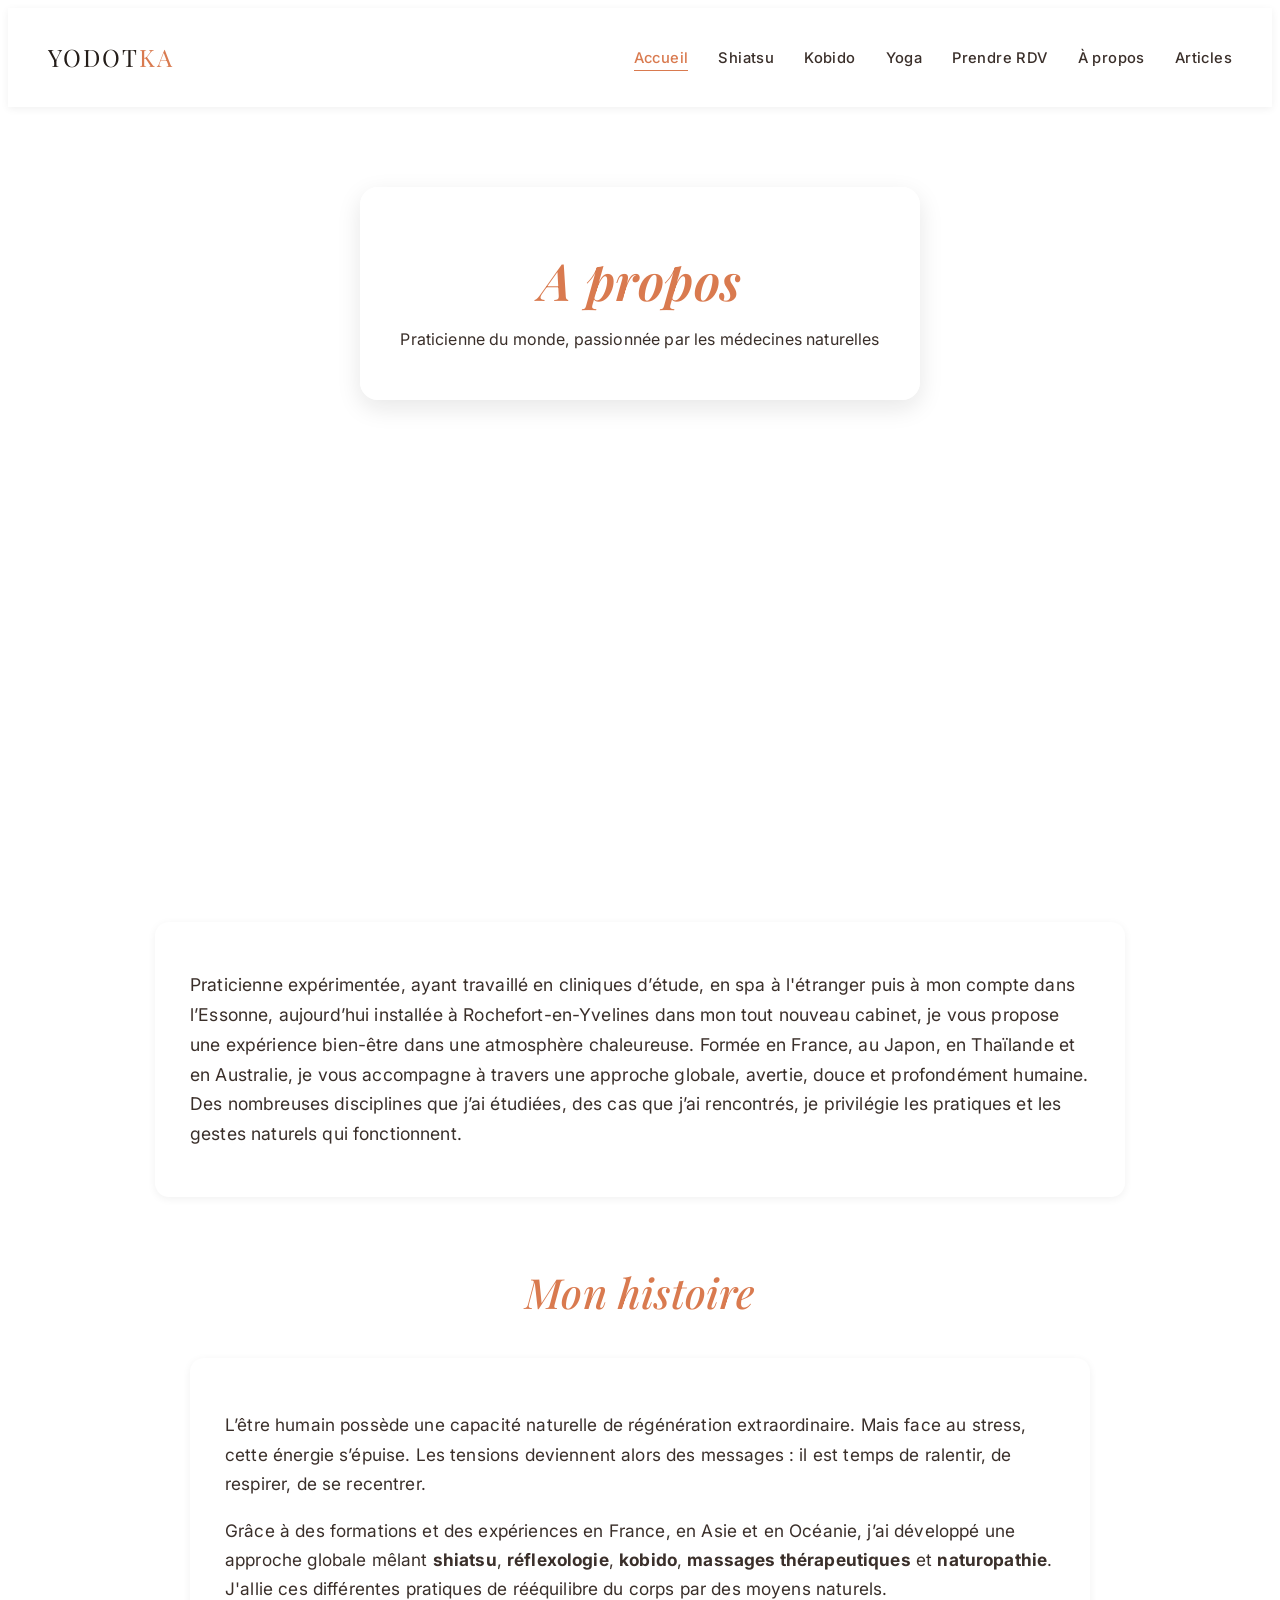
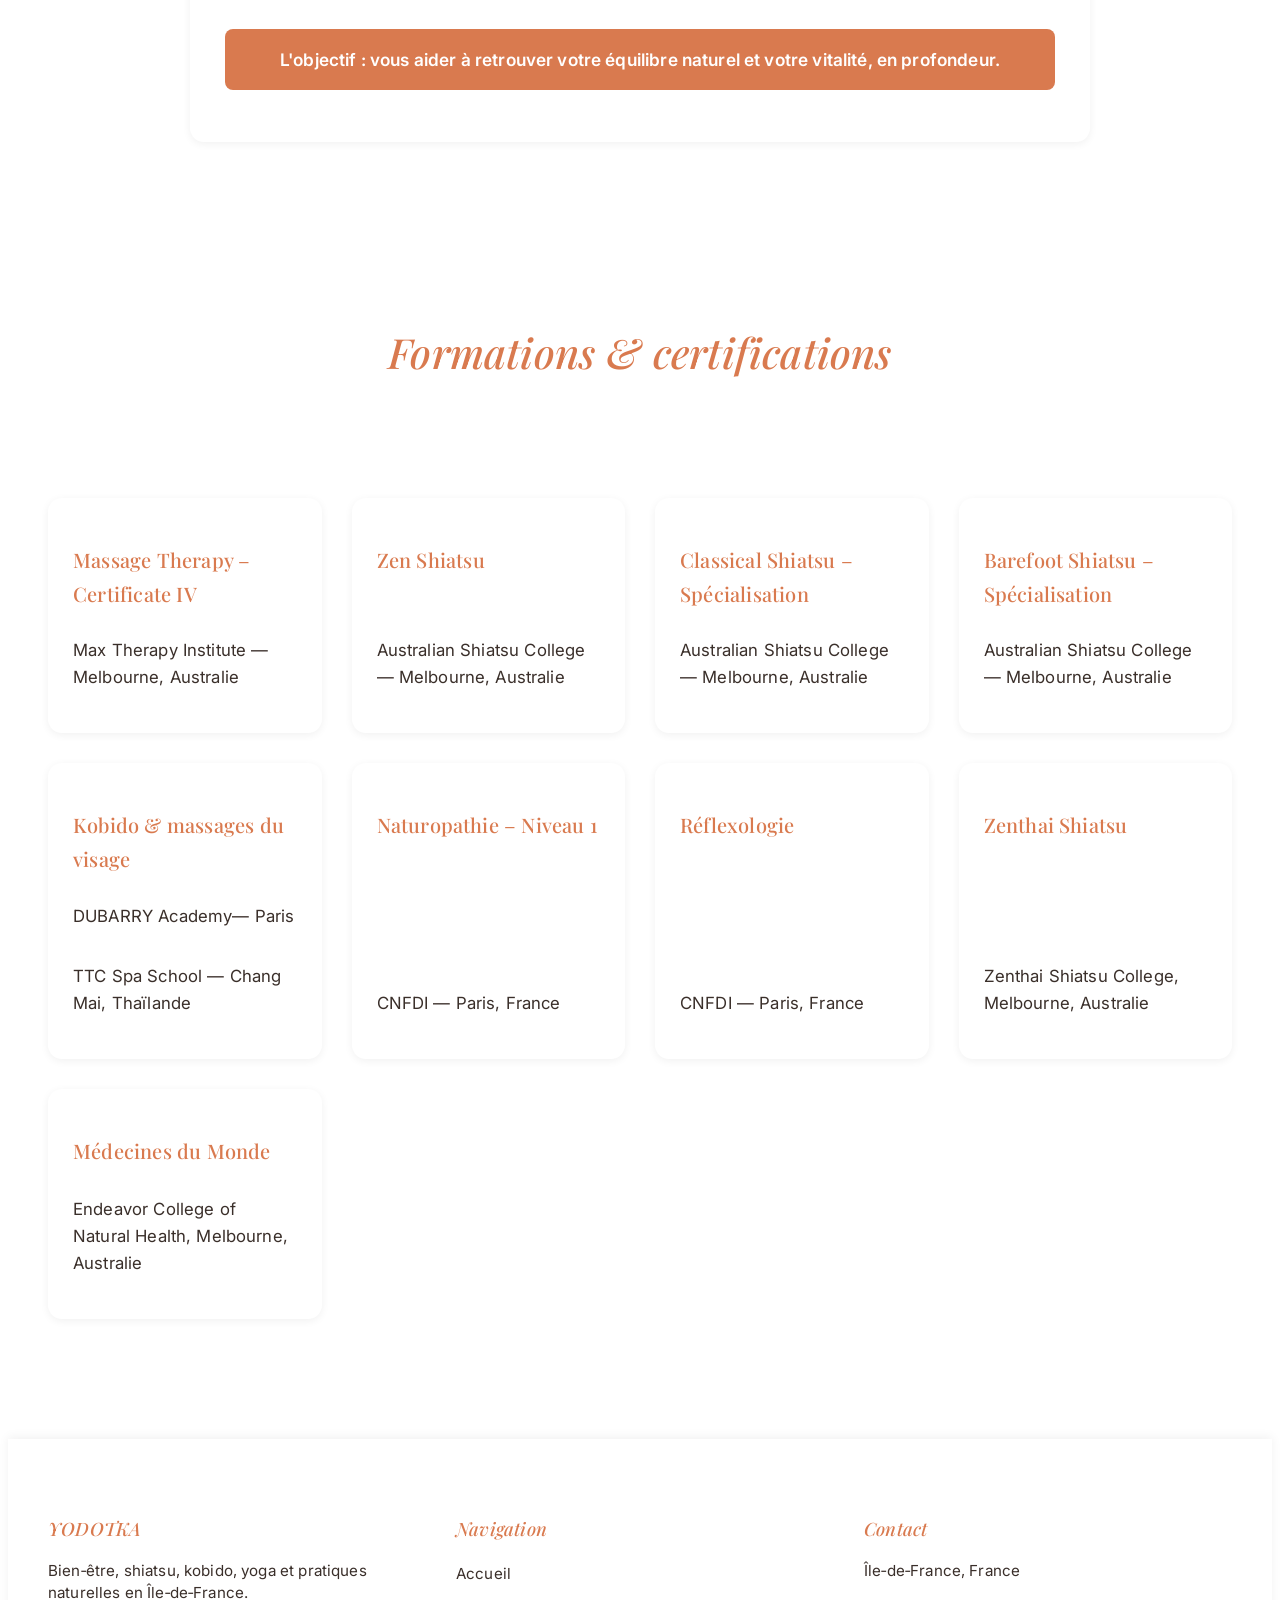
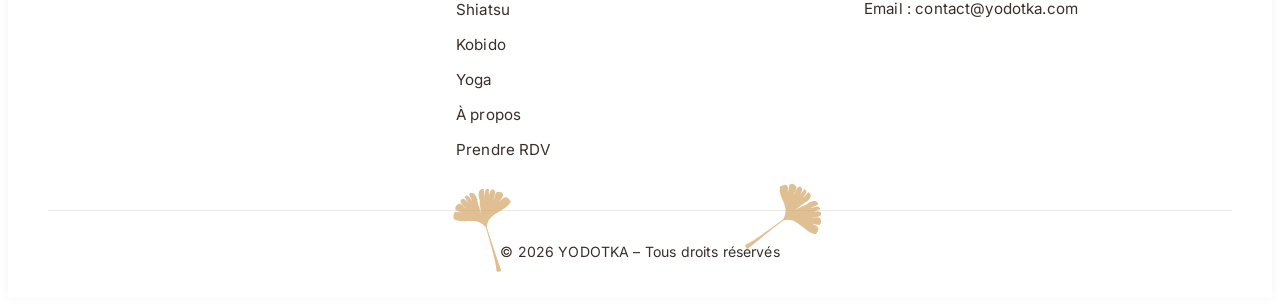
<file: aboutme.html>
<!DOCTYPE html>
<html lang="fr">
<head>
    <meta charset="UTF-8">
    <title>Accueil – YODOTKA</title>
    <link rel="stylesheet" href="style.css">
    <link href="https://fonts.googleapis.com/css2?family=Playfair+Display:ital,wght@0,400;0,500;0,600;1,400&family=Inter:wght@300;400;500&display=swap" rel="stylesheet">
    <meta name="viewport" content="width=device-width, initial-scale=1.0">

</head>

<body>

  <!-- NAVIGATION -->
 <nav class="navbar">

    <div class="logo">YODOT<span>KA</span></div>

    <!-- Menu ordinateur -->
    <ul class="nav-links">
        <li><a href="index.html" class="active">Accueil</a></li>
        <li><a href="shiatsu.html">Shiatsu</a></li>
        <li><a href="kobido.html">Kobido</a></li>
        <li><a href="yoga.html">Yoga</a></li>
        <li><a href="rdv.html">Prendre RDV</a></li>
        <li><a href="aboutme.html">À propos</a></li>
        <li><a href="articles.html">Articles</a></li>
    </ul>

    <!-- Icône burger -->
    <div class="menu-toggle" id="menuToggle">☰</div>

    <!-- Menu smartphone -->
    <div class="mobile-menu" id="mobileMenu">
        <a href="index.html">Accueil</a>
        <a href="shiatsu.html">Shiatsu</a>
        <a href="kobido.html">Kobido</a>
        <a href="yoga.html">Yoga</a>
        <a href="rdv.html">Prendre RDV</a>
        <a href="aboutme.html">À propos</a>
        <a href="articles.html">Articles</a>
    </div>

</nav>

    <!-- HERO -->

 <header class="hero">
        <div class="hero-content fade-up">
        <h1>A propos </h1>
        <p>Praticienne du monde, passionnée par les médecines naturelles</p>
    </div>

</header>

<!-- INTRO MODERNE -->
<section class="about-intro fade-up">

    <div class="about-text">
        <p>Praticienne expérimentée, ayant travaillé en cliniques d’étude, en spa à l'étranger puis à mon compte dans l’Essonne, aujourd’hui installée à Rochefort-en-Yvelines dans mon tout nouveau cabinet, je vous propose une expérience bien-être dans une atmosphère chaleureuse. Formée en France, au Japon, en Thaïlande et en Australie, je vous accompagne à travers une approche globale, avertie, douce et profondément humaine. Des nombreuses disciplines que j’ai étudiées, des cas que j’ai rencontrés, je privilégie les pratiques et les gestes naturels qui fonctionnent.
        </p>
    </div>

</section>


<!-- MON HISTOIRE — VERSION PREMIUM -->
<section class="about-story fade-up">
    <h2>Mon histoire</h2>

    <div class="story-block">
    
        <p>
            L’être humain possède une capacité naturelle de régénération extraordinaire. Mais face au stress, cette énergie s’épuise. Les tensions deviennent alors des messages : il est temps de ralentir, de respirer, de se recentrer.
        </p>

        <p>
            Grâce à des formations et des expériences en France, en Asie et en Océanie, j’ai développé une approche globale mêlant <strong>shiatsu</strong>, <strong>réflexologie</strong>, <strong>kobido</strong>, <strong>massages thérapeutiques</strong> et <strong>naturopathie</strong>. J'allie ces différentes pratiques de rééquilibre du corps par des moyens naturels.        </p>

        <p class="highlight">
            L'objectif : vous aider à retrouver votre équilibre naturel et votre vitalité, en profondeur.
        </p>
    </div>
</section>

    </div>
</section>
    <!-- DIPLOMES -->
    <section class="intro fade-up">
    <h2>Formations & certifications</h2>
</section>

<section class="diplomes-grid fade-up">

    <div class="dip-card">
        <h3>Massage Therapy – Certificate IV</h3>
        <p>Max Therapy Institute — Melbourne, Australie<br></p>
    </div>

    <div class="dip-card">
        <h3>Zen Shiatsu</h3>
        <p>Australian Shiatsu College — Melbourne, Australie</p>
    </div>

    <div class="dip-card">
        <h3>Classical Shiatsu – Spécialisation</h3>
        <p>Australian Shiatsu College — Melbourne, Australie</p>
    </div>

    <div class="dip-card">
        <h3>Barefoot Shiatsu – Spécialisation</h3>
        <p>Australian Shiatsu College — Melbourne, Australie</p>
    </div>

    <div class="dip-card">
        <h3>Kobido & massages du visage</h3>
         <p>DUBARRY Academy— Paris</p>
    
        <p>TTC Spa School — Chang Mai, Thaïlande</p>
    </div>

    <div class="dip-card">
        <h3>Naturopathie – Niveau 1</h3>
        <p>CNFDI — Paris, France</p>
    </div>

    <div class="dip-card">
        <h3>Réflexologie</h3>
        <p>CNFDI — Paris, France</p>
    </div>

     <div class="dip-card">
        <h3>Zenthai Shiatsu</h3>
        <p>Zenthai Shiatsu College, Melbourne, Australie</p>
    </div>

     <div class="dip-card">
        <h3>Médecines du Monde</h3>
        <p>Endeavor College of Natural Health, Melbourne, Australie</p>
    </div>

</section>



    <!-- FOOTER -->
    <footer class="footer">
        <div class="footer-container">

            <div class="footer-col">
                <h4>YODOTKA</h4>
                <p>Bien‑être, shiatsu, kobido, yoga et pratiques naturelles en Île‑de‑France.</p>
            </div>

            <div class="footer-col">
                <h4>Navigation</h4>
                <ul>
                    <li><a href="index.html">Accueil</a></li>
                    <li><a href="shiatsu.html">Shiatsu</a></li>
                    <li><a href="kobido.html">Kobido</a></li>
                    <li><a href="yoga.html">Yoga</a></li>
                    <li><a href="aboutme.html">À propos</a></li>
                    <li><a href="rdv.html">Prendre RDV</a></li>
                </ul>
            </div>

            <div class="footer-col">
                <h4>Contact</h4>
                <p>Île‑de‑France, France</p>
                <p>Email : <a href="mailto:contact@yodotka.com">contact@yodotka.com</a></p>
            </div>

        </div>

        <div class="footer-bottom">
                     <img src="img/gingko.svg" class="gingko g1">
            <p>© 2026 YODOTKA – Tous droits réservés</p>
             <img src="img/gingko.svg" class="gingko g2">
        </div>

    </footer>

    <script src="script.js"></script>

</html>
</file>
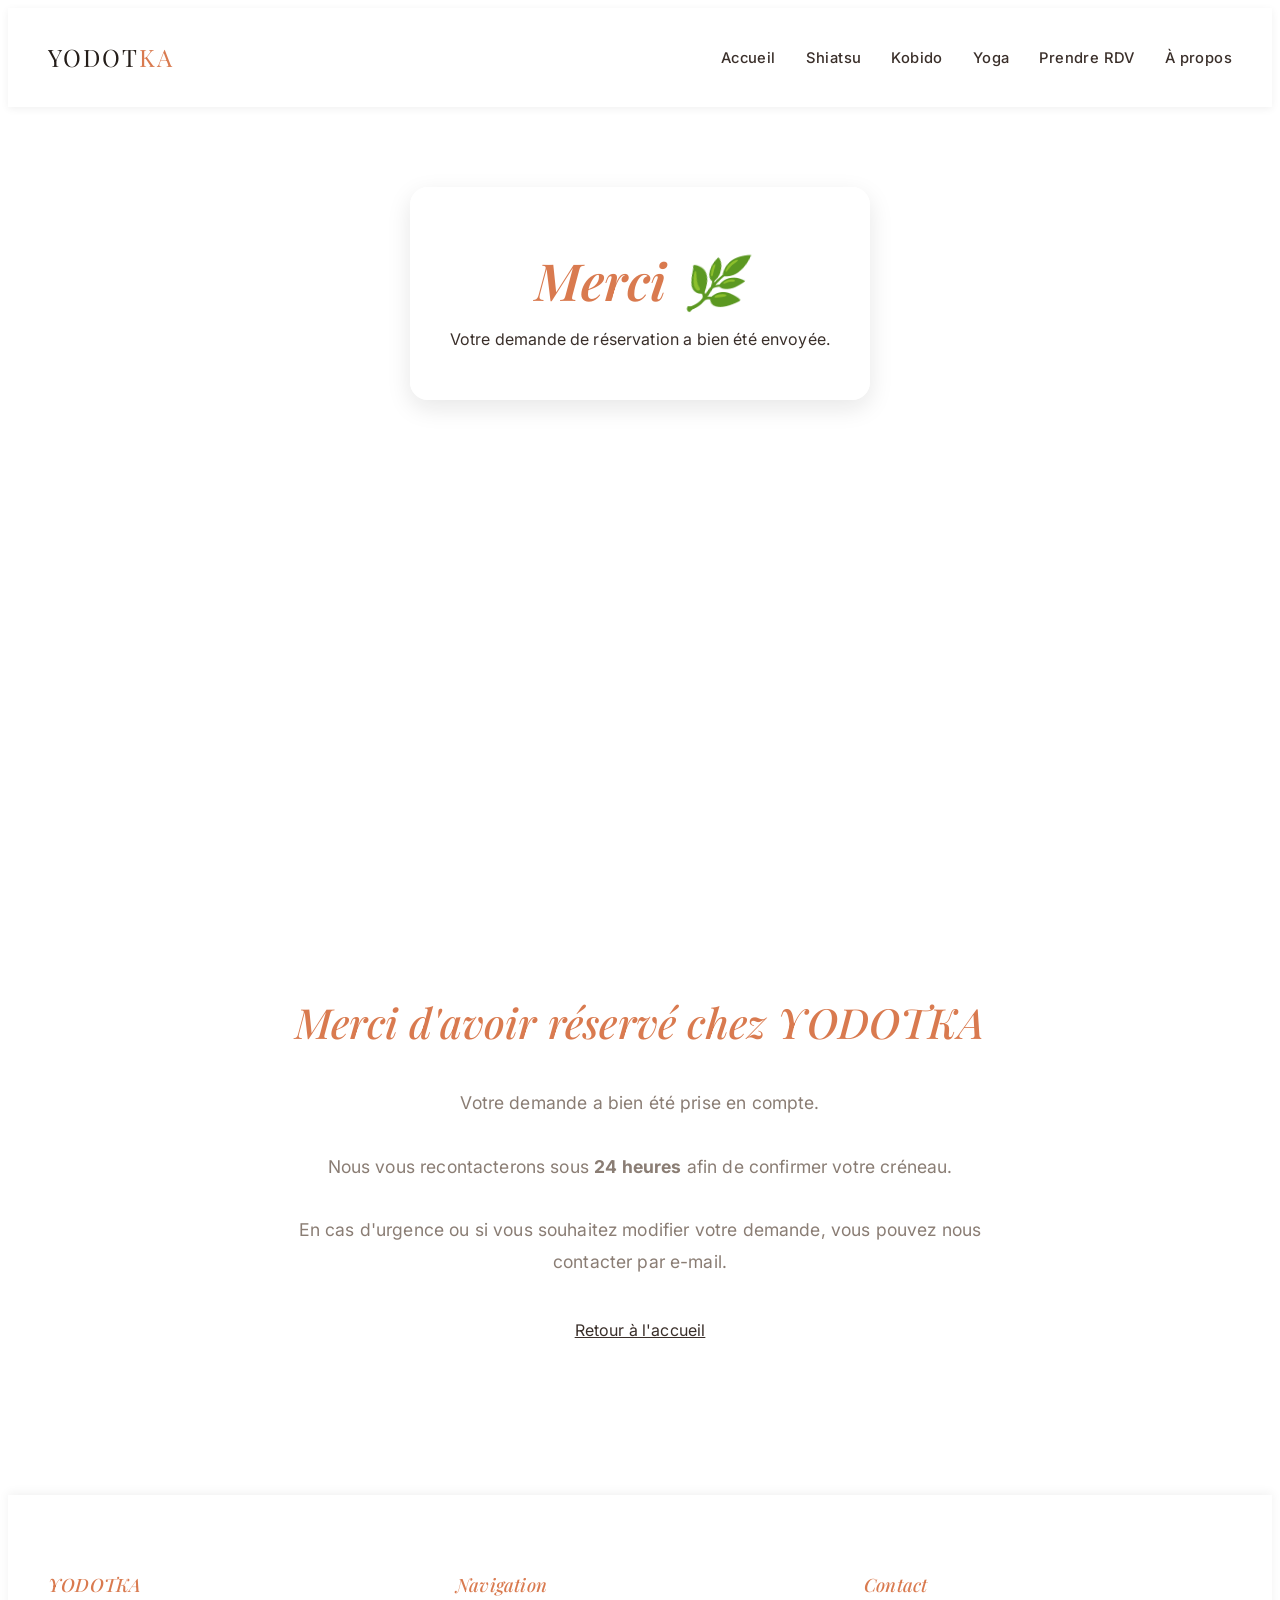
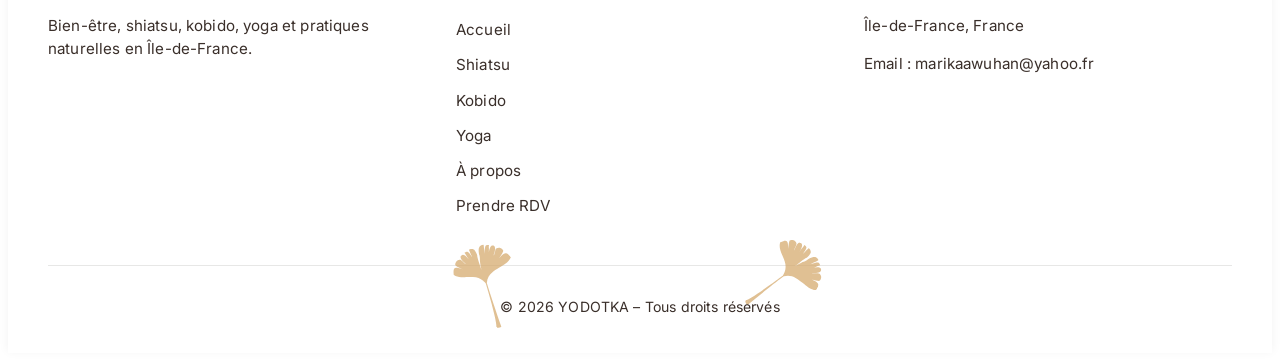
<file: merci.html>
<!DOCTYPE html>
<html lang="fr">
<head>
    <meta charset="UTF-8">
    <title>Accueil – YODOTKA</title>
    <link rel="stylesheet" href="style.css">
    <link href="https://fonts.googleapis.com/css2?family=Playfair+Display:ital,wght@0,400;0,500;0,600;1,400&family=Inter:wght@300;400;500&display=swap" rel="stylesheet">
    <meta name="viewport" content="width=device-width, initial-scale=1.0">

</head>

<body>

<!-- NAVIGATION -->
<nav class="navbar">
    <div class="logo">YODOT<span>KA</span></div>
    <ul>
        <li><a href="index.html">Accueil</a></li>
        <li><a href="shiatsu.html">Shiatsu</a></li>
        <li><a href="kobido.html">Kobido</a></li>
        <li><a href="yoga.html">Yoga</a></li>
        <li><a href="rdv.html">Prendre RDV</a></li>
        <li><a href="aboutme.html">À propos</a></li>
    </ul>
</nav>

<!-- HERO -->
<header class="hero">
    <div class="hero-content fade-up">
        <h1>Merci 🌿</h1>
        <p>Votre demande de réservation a bien été envoyée.</p>
    </div>
</header>

<!-- MESSAGE -->
<section class="resa">

    <h2>Merci d'avoir réservé chez YODOTKA</h2>

    <p style="max-width:700px; margin:30px auto; text-align:center; font-size:1.1rem; line-height:1.8;">
        Votre demande a bien été prise en compte.
        <br><br>
        Nous vous recontacterons sous <strong>24 heures</strong> afin de confirmer votre créneau.
        <br><br>
        En cas d'urgence ou si vous souhaitez modifier votre demande, vous pouvez nous contacter par e-mail.
    </p>

    <div style="text-align:center; margin-top:40px;">
        <a href="index.html" class="btn">Retour à l'accueil</a>
    </div>

</section>

<!-- FOOTER -->
<footer class="footer">

    <div class="footer-container">

        <div class="footer-col">
            <h4>YODOTKA</h4>
            <p>Bien-être, shiatsu, kobido, yoga et pratiques naturelles en Île-de-France.</p>
        </div>

        <div class="footer-col">
            <h4>Navigation</h4>
            <ul>
                <li><a href="index.html">Accueil</a></li>
                <li><a href="shiatsu.html">Shiatsu</a></li>
                <li><a href="kobido.html">Kobido</a></li>
                <li><a href="yoga.html">Yoga</a></li>
                <li><a href="aboutme.html">À propos</a></li>
                <li><a href="rdv.html">Prendre RDV</a></li>
            </ul>
        </div>

        <div class="footer-col">
            <h4>Contact</h4>
            <p>Île-de-France, France</p>
            <p>Email :
                <a href="mailto:marikaawuhan@yahoo.fr">marikaawuhan@yahoo.fr</a>
            </p>
        </div>

    </div>

    <div class="footer-bottom">
        <img src="img/gingko.svg" class="gingko g1">
        <p>© 2026 YODOTKA – Tous droits réservés</p>
        <img src="img/gingko.svg" class="gingko g2">
    </div>

</footer>

<script src="script.js"></script>

</body>
</html>
</file>
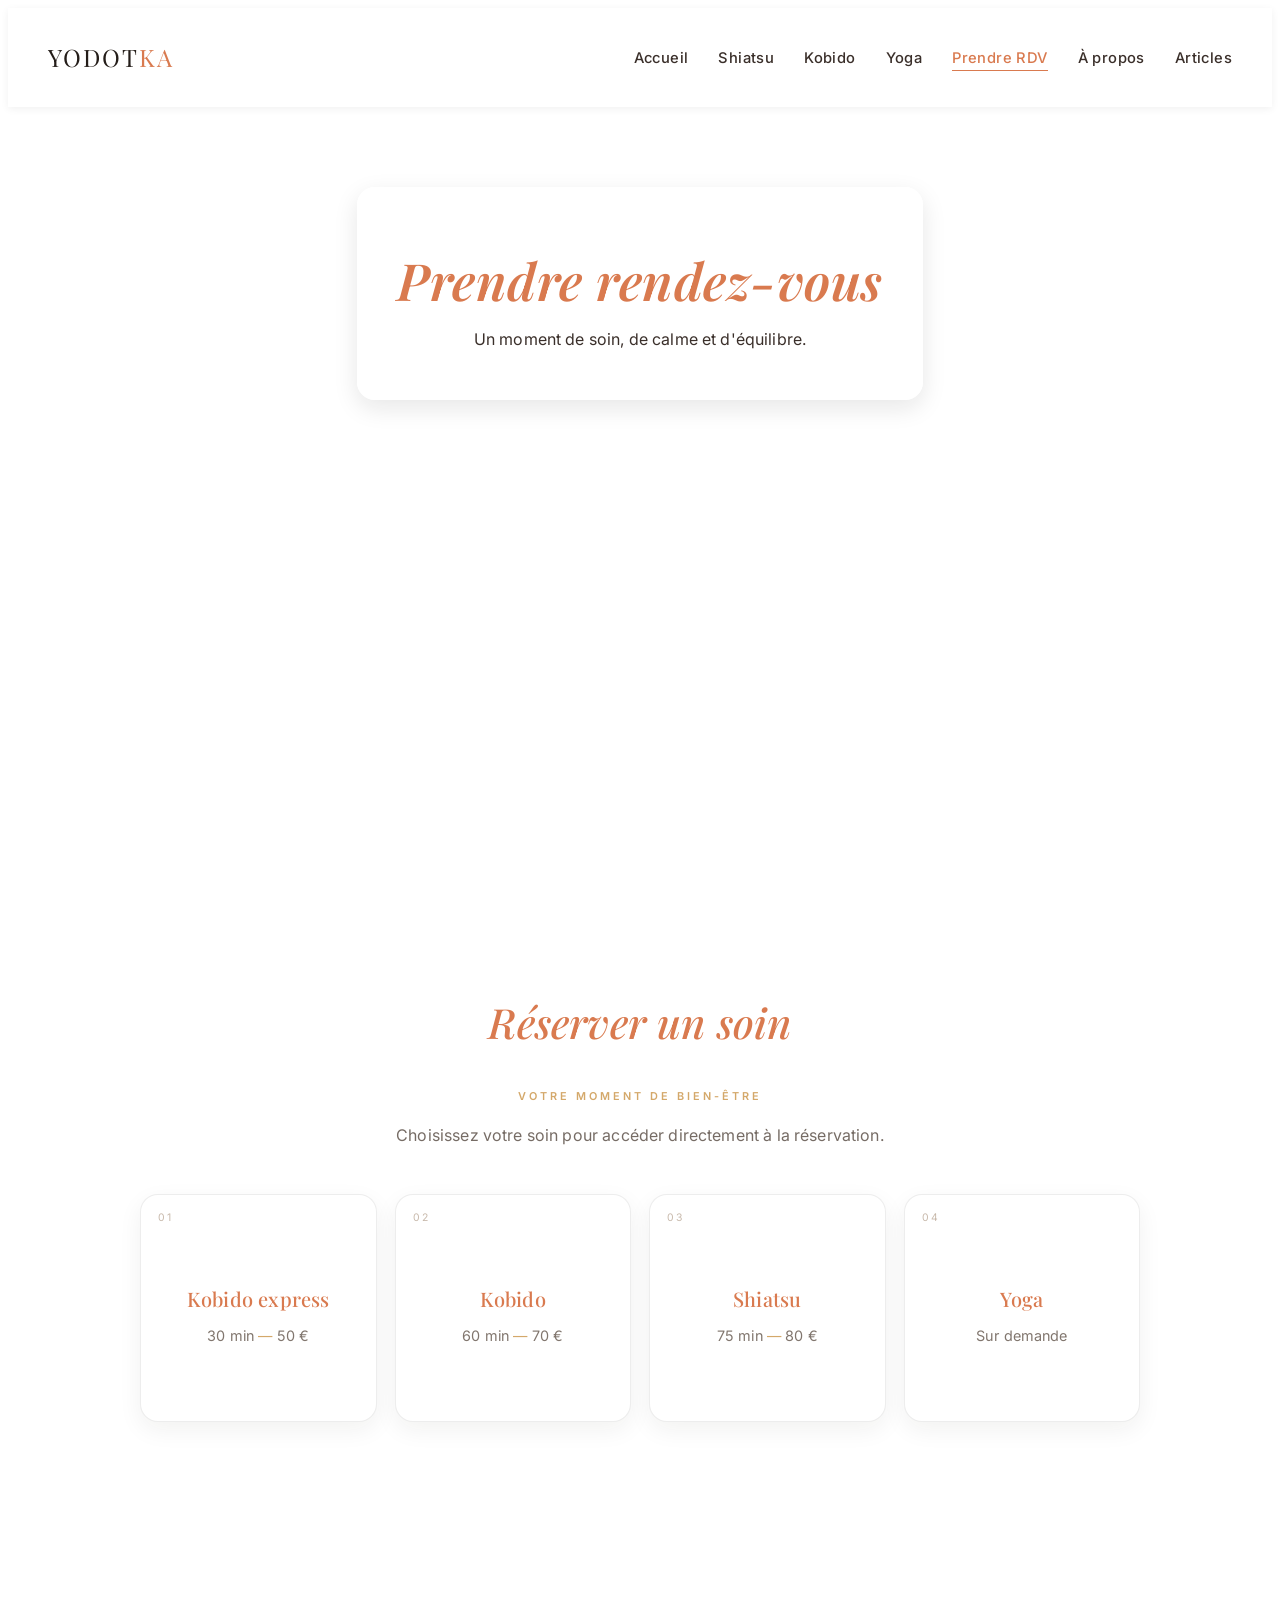
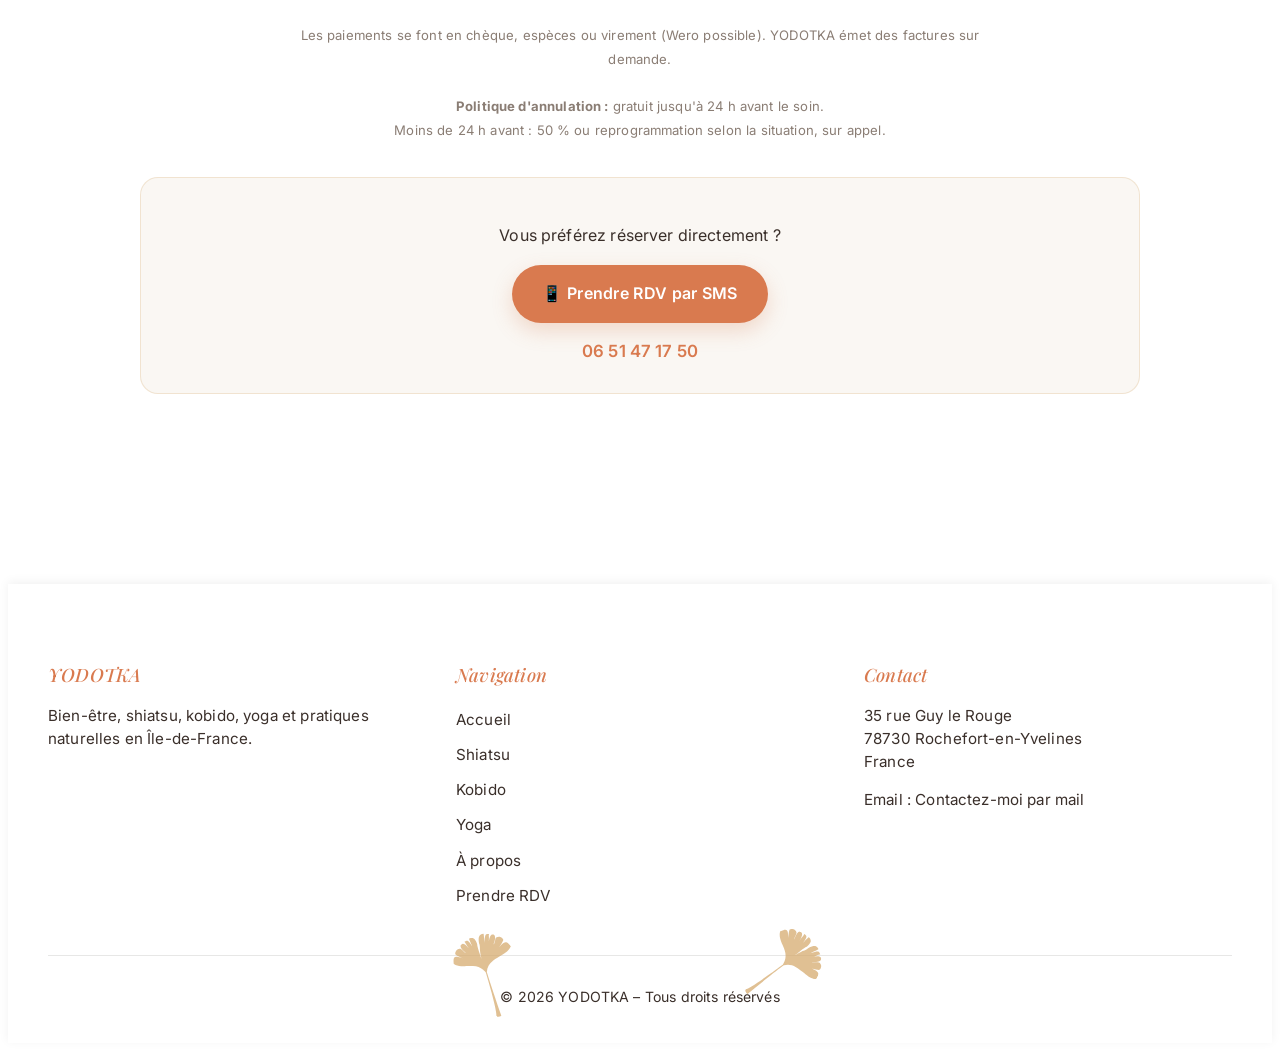
<file: rdv.html>
<!DOCTYPE html>
<html lang="fr">

<head>
    <meta charset="UTF-8">
    <title>Prendre rendez-vous – YODOTKA</title>

    <link rel="stylesheet" href="style.css">

    <link href="https://fonts.googleapis.com/css2?family=Playfair+Display:ital,wght@0,400;0,500;0,600;1,400&family=Inter:wght@300;400;500&display=swap" rel="stylesheet">

    <meta name="viewport" content="width=device-width, initial-scale=1.0">
</head>

<body>

<!-- NAVIGATION -->

<nav class="navbar">

    <div class="logo">YODOT<span>KA</span></div>

    <ul class="nav-links">
        <li><a href="index.html">Accueil</a></li>
        <li><a href="shiatsu.html">Shiatsu</a></li>
        <li><a href="kobido.html">Kobido</a></li>
        <li><a href="yoga.html">Yoga</a></li>
        <li><a href="rdv.html" class="active">Prendre RDV</a></li>
        <li><a href="aboutme.html">À propos</a></li>
        <li><a href="articles.html">Articles</a></li>
    </ul>

    <div class="menu-toggle" id="menuToggle">
        ☰
    </div>

    <div class="mobile-menu" id="mobileMenu">
        <a href="index.html">Accueil</a>
        <a href="shiatsu.html">Shiatsu</a>
        <a href="kobido.html">Kobido</a>
        <a href="yoga.html">Yoga</a>
        <a href="rdv.html">Prendre RDV</a>
        <a href="aboutme.html">À propos</a>
        <a href="articles.html">Articles</a>
    </div>

</nav>

<!-- HERO -->

<header class="hero">

    <div class="hero-content fade-up">

        <h1>Prendre rendez-vous</h1>

        <p>
            Un moment de soin, de calme et d'équilibre.
        </p>

    </div>

</header>

<!-- SECTION RÉSERVATION -->

<section class="resa">

    <h2>Réserver un soin</h2>

    <div class="booking-intro">

        <span class="booking-eyebrow">
            VOTRE MOMENT DE BIEN-ÊTRE
        </span>

        <p>
            Choisissez votre soin pour accéder directement
            à la réservation.
        </p>

    </div>

    <!-- CHOIX DU SOIN -->

    <div class="service-grid" id="serviceGrid">

        <div
            class="service-card"
            data-value="kobido_30"
            tabindex="0"
        >
            <span class="service-number">01</span>
            <h3>Kobido express</h3>
            <p>30 min <span>—</span> 50 €</p>
        </div>

        <div
            class="service-card"
            data-value="kobido_60"
            tabindex="0"
        >
            <span class="service-number">02</span>
            <h3>Kobido</h3>
            <p>60 min <span>—</span> 70 €</p>
        </div>

        <div
            class="service-card"
            data-value="shiatsu_75"
            tabindex="0"
        >
            <span class="service-number">03</span>
            <h3>Shiatsu</h3>
            <p>75 min <span>—</span> 80 €</p>
        </div>

        <div
            class="service-card"
            data-value="yoga_60"
            tabindex="0"
        >
            <span class="service-number">04</span>
            <h3>Yoga</h3>
            <p>Sur demande</p>
        </div>

    </div>

    <!-- FORMULAIRE -->

    <div
        class="booking-form-wrapper"
        id="bookingFormWrapper"
    >

        <div class="form-heading">

            <span class="booking-eyebrow">
                VOTRE RÉSERVATION
            </span>

            <h2>
                Choisissez votre moment
            </h2>

            <p class="form-selected">
                Votre sélection :
                <strong id="selectedService">—</strong>
            </p>

        </div>

        <!-- FORMULAIRE FORMSUBMIT -->

        <form
            id="rdvForm"
            action="https://formsubmit.co/e8beb611dfc227ee5c1436d852224d18"
            method="POST"
            accept-charset="UTF-8"
        >

            <!-- CONFIGURATION FORMSUBMIT -->

            <input
                type="hidden"
                name="_subject"
                value="Nouvelle réservation YODOTKA"
            >

            <!-- CAPTCHA ACTIF PAR DÉFAUT -->

            <input
                type="hidden"
                name="_template"
                value="table"
            >

            <!-- PROTECTION ANTI-SPAM -->

            <input
                type="text"
                name="_honey"
                tabindex="-1"
                autocomplete="off"
                aria-hidden="true"
                style="position:absolute;left:-9999px;width:1px;height:1px;"
            >

            <!-- PAGE APRÈS ENVOI -->

            <input
                type="hidden"
                name="_next"
                value="https://yodotka.fr/merci.html"
            >

            <!-- EMAIL AUTOMATIQUE AU CLIENT -->

        <input
    type="hidden"
    name="_autoresponse"
    value="Bonjour,&#10;&#10;Merci beaucoup pour votre réservation auprès de YODOTKA.&#10;&#10;Votre demande a bien été enregistrée. Nous vous contacterons personnellement sous 24 heures afin de confirmer votre rendez-vous.&#10;&#10;Nous avons hâte de vous accueillir pour ce moment de détente et de bien-être.&#10;&#10;À très bientôt,&#10;&#10;Marika&#10;YODOTKA&#10;35 rue Guy le Rouge&#10;78730 Rochefort-en-Yvelines&#10;06 51 47 17 50&#10;https://yodotka.fr"
>

            <!-- SOIN SÉLECTIONNÉ -->

            <input
                type="hidden"
                name="Prestation sélectionnée"
                id="service"
            >

            <!-- NOM -->

            <div class="form-field">

                <label for="nom">Nom</label>

                <input
                    type="text"
                    id="nom"
                    name="Nom"
                    placeholder="Votre nom"
                    autocomplete="family-name"
                    required
                >

            </div>

            <!-- PRÉNOM -->

            <div class="form-field">

                <label for="prenom">Prénom</label>

                <input
                    type="text"
                    id="prenom"
                    name="Prénom"
                    placeholder="Votre prénom"
                    autocomplete="given-name"
                    required
                >

            </div>

            <!-- EMAIL -->

            <div class="form-field">

                <label for="email">
                    Adresse email
                </label>

                <input
                    type="email"
                    id="email"
                    name="email"
                    placeholder="votre@email.com"
                    autocomplete="email"
                    required
                >

            </div>

            <!-- DATE -->

            <div class="form-field">

                <label for="date">
                    Votre créneau
                </label>

                <select
                    id="date"
                    name="Date choisie"
                    required
                >

                    <option value="">
                        Choisir une date et une heure
                    </option>

                </select>

            </div>

            <!-- BOUTON -->

            <button
                type="submit"
                class="btn btn-book"
            >

                Confirmer ma demande

                <span>→</span>

            </button>

        </form>

    </div>

    <!-- INFORMATIONS -->

    <p class="booking-information">

        Les paiements se font en chèque, espèces ou virement
        (Wero possible).

        YODOTKA émet des factures sur demande.

        <br><br>

        <strong>Politique d'annulation :</strong>
        gratuit jusqu'à 24 h avant le soin.

        <br>

        Moins de 24 h avant :
        50 % ou reprogrammation selon la situation,
        sur appel.

    </p>

    <!-- RÉSERVATION PAR SMS -->

    <div class="sms-rdv">

        <p>
            Vous préférez réserver directement ?
        </p>

        <a
            href="sms:+33651471750"
            class="btn-sms"
        >
            📱 Prendre RDV par SMS
        </a>

        <span>
            06 51 47 17 50
        </span>

    </div>

</section>

<!-- FOOTER -->

<footer class="footer">

    <div class="footer-container">

        <!-- COLONNE 1 -->

        <div class="footer-col">

            <h4>YODOTKA</h4>

            <p>
                Bien-être, shiatsu, kobido, yoga et pratiques
                naturelles en Île-de-France.
            </p>

        </div>

        <!-- COLONNE 2 -->

        <div class="footer-col">

            <h4>Navigation</h4>

            <ul>

                <li><a href="index.html">Accueil</a></li>
                <li><a href="shiatsu.html">Shiatsu</a></li>
                <li><a href="kobido.html">Kobido</a></li>
                <li><a href="yoga.html">Yoga</a></li>
                <li><a href="aboutme.html">À propos</a></li>
                <li><a href="rdv.html">Prendre RDV</a></li>

            </ul>

        </div>

        <!-- COLONNE 3 -->

        <div class="footer-col">

            <h4>Contact</h4>

            <p>
                35 rue Guy le Rouge<br>
                78730 Rochefort-en-Yvelines<br>
                France
            </p>

            <p>
                Email :
                <a href="mailto:marikaawuhan@yahoo.fr">
                    Contactez-moi par mail
                </a>
            </p>

        </div>

    </div>

    <!-- COPYRIGHT -->

    <div class="footer-bottom">

        <img
            src="img/gingko.svg"
            class="gingko g1"
            alt=""
        >

        <p>
            © 2026 YODOTKA – Tous droits réservés
        </p>

        <img
            src="img/gingko.svg"
            class="gingko g2"
            alt=""
        >

    </div>

</footer>

<!-- JAVASCRIPT -->

<script src="script.js"></script>

</body>
</html>
</file>
<file: style.css>
/* ======================================================
   YODOTKA — STYLE PREMIUM
   Refonte du fichier d'origine : mêmes classes, mêmes images,
   système de tokens, ombres corrigées, micro-interactions affinées.
   ================================================================== */

/* ----------------------------------
   1. TOKENS
---------------------------------- */
:root {
    /* Couleurs */
    --beige: #f7f2eb;
    --gold: #d4a86a;
    --terracotta: #d97a4f;
    --terracotta-dark: #b85f39;   /* était utilisé mais jamais défini */
    --ink: #241d19;               /* noir chaud, plus profond que --dark */
    --dark: #3a2f2a;
    --light: #ffffff;
    --text: #3a2f2a;              /* était utilisé mais jamais défini */

    /* Ombres — à 3 niveaux, toujours complètes (x y blur couleur) */
    --shadow-color: 24, 20, 17;
    --shadow-1: 0 2px 8px rgba(var(--shadow-color), 0.06);
    --shadow-2: 0 8px 24px rgba(var(--shadow-color), 0.10);
    --shadow-3: 0 20px 45px rgba(var(--shadow-color), 0.16);
    --shadow: rgba(0,0,0,0.08); /* conservé pour compat, non recommandé pour box-shadow direct */
    --shadow-soft: var(--shadow-1); /* était utilisé mais jamais défini */

    /* Rayons */
    --radius-sm: 8px;
    --radius-md: 14px;
    --radius-lg: 18px;

    /* Espacement */
    --space-xs: 8px;
    --space-sm: 16px;
    --space-md: 30px;
    --space-lg: 50px;
    --space-xl: 80px;

    /* Easing premium (ease-out expo léger) au lieu de "ease" plat */
    --ease-premium: cubic-bezier(0.22, 1, 0.36, 1);
    --ease-soft: cubic-bezier(0.4, 0, 0.2, 1);

    background: var(--light);
}

/* ----------------------------------
   2. TYPOGRAPHIE
---------------------------------- */
body, p, li, a, button, input, textarea {
    font-family: 'Inter', sans-serif;
    font-weight: 400; /* 300 = trop fin pour rester lisible en premium */
    letter-spacing: 0.15px;
    line-height: 1.7;
    color: var(--text);
}

h1, h2, h3, h4 {
    font-family: 'Playfair Display', serif;
    font-weight: 500;
    letter-spacing: 0.2px;
    color: var(--ink);
}

/* Hiérarchie claire — une seule définition par niveau, pas de doublon écrasé plus loin */
h1 {
    font-size: 3.4rem;
    font-weight: 600;
    font-style: italic;
    line-height: 1.15;
}

h2 {
    font-size: 2.6rem;
    font-style: italic;
    text-align: center;
    margin-bottom: var(--space-md);
    color: var(--terracotta);
}

h3 {
    font-size: 1.4rem;
    color: var(--terracotta);
}

/* Petite touche "signature" : eyebrow discret au-dessus des titres de section,
   à utiliser en ajoutant <span class="eyebrow">Rituel</span> avant un h2 */
.eyebrow {
    display: block;
    font-family: 'Inter', sans-serif;
    font-size: 0.72rem;
    font-weight: 600;
    letter-spacing: 3px;
    text-transform: uppercase;
    color: var(--gold);
    margin-bottom: 8px;
    text-align: center;
}

/* ----------------------------------
   3. NAVBAR
---------------------------------- */
.navbar {
    display: flex;
    justify-content: space-between;
    align-items: center;
    padding: 20px 40px;
    background: var(--light);
    box-shadow: var(--shadow-1);
    position: sticky;
    top: 0;
    z-index: 10;
}

.logo {
    font-family: 'Playfair Display', serif;
    font-size: 1.5rem;
    letter-spacing: 2px;
    color: var(--ink);
}

.logo span {
    color: var(--terracotta);
}

/* Masqué sur ordinateur */
.menu-toggle,
.mobile-menu {
    display: none;
}

.navbar ul {
    display: flex;
    gap: 30px;
    list-style: none;
}

.navbar a {
    position: relative;
    text-decoration: none;
    color: var(--dark);
    font-size: 0.92rem;
    font-weight: 500;
    letter-spacing: 0.4px;
    padding-bottom: 4px;
}

/* Soulignement animé plutôt qu'un simple changement de couleur */
.navbar a::after {
    content: "";
    position: absolute;
    left: 0;
    bottom: 0;
    width: 0;
    height: 1px;
    background: var(--terracotta);
    transition: width 0.35s var(--ease-premium);
}

.navbar a.active,
.navbar a:hover {
    color: var(--terracotta);
}

.navbar a.active::after,
.navbar a:hover::after {
    width: 100%;
}

/* ----------------------------------
   4. HERO (HOME)
---------------------------------- */
.hero {
    height: 75vh;
    background:
        linear-gradient(rgba(255,255,255,0.15), rgba(255,255,255,0.15)),
        url("https://raw.githubusercontent.com/p-lume/yodotka/main/img/cover_index.jpg");
    background-position: center center;
    background-size: cover;
    background-repeat: no-repeat;
    background-attachment: fixed;
    position: relative;
    display: flex;
    align-items: flex-start;
    justify-content: center;
    text-align: center;
    padding-top: 80px;
}

.hero-content {
    background: rgba(255,255,255,0.7);
    padding: 30px 40px;
    border-radius: var(--radius-lg);
    backdrop-filter: blur(6px);
    box-shadow: var(--shadow-2);
}

.hero h1 {
    font-size: 3.2rem;
    letter-spacing: 0.5px;
    margin-bottom: 10px;
    color: var(--terracotta);
}

@media (max-width: 768px) {
    .hero {
        height: 72vh;
        background:
            linear-gradient(rgba(255,255,255,0.10), rgba(255,255,255,0.10)),
            url("https://raw.githubusercontent.com/p-lume/yodotka/main/img/covertel_index.png");
        background-size: contain;
        background-position: center;
        background-color: #f6f2ee;
        background-repeat: no-repeat;
        background-attachment: scroll;
        padding-top: 35px;
    }

    .hero-content {
        width: 88%;
        padding: 20px 22px;
        background: rgba(255,255,255,0.78);
        border-radius: var(--radius-lg);
        backdrop-filter: blur(6px);
    }

    .hero h1 {
        font-size: 2.1rem;
        line-height: 1.15;
    }
}

/* ----------------------------------
   5. INTRO
---------------------------------- */
.intro {
    max-width: 900px;
    margin: auto;
    padding: var(--space-xl) 20px;
    font-size: 1.1rem;
    text-align: center;
}

/* ----------------------------------
   6. CARDS (prestations)
---------------------------------- */
.cards {
    display: grid;
    grid-template-columns: repeat(auto-fit, minmax(260px, 1fr));
    gap: var(--space-md);
    padding: 0 40px;
}

.card {
    display: flex;
    flex-direction: column;
    height: 100%;
    background: var(--light);
    border-radius: var(--radius-md);
    box-shadow: var(--shadow-1);
    padding-bottom: 20px;
    opacity: 0;
    transform: translateY(40px);
    animation: fadeUp 0.9s var(--ease-premium) forwards;
    transition: transform .45s var(--ease-premium), box-shadow .45s var(--ease-premium);
}

.card:hover {
    transform: translateY(-8px);
    box-shadow: var(--shadow-3);
}

.card img {
    width: 100%;
    height: 220px;
    object-fit: cover;
    border-radius: var(--radius-md) var(--radius-md) 0 0;
    transition: transform .6s var(--ease-premium);
}

.card:hover img {
    transform: scale(1.05);
}

.card h3,
.card p {
    padding: 0 20px;
}

.card h3 {
    padding-top: 15px;
}

.card p {
    flex-grow: 1;
    margin-bottom: 15px;
    color: var(--dark);
}

.btn-small,
.btn-read {
    display: inline-block;
    align-self: flex-start;
    margin: 0 20px 20px;
    padding: 10px 20px;
    background: var(--terracotta);
    color: white;
    font-size: 0.85rem;
    font-weight: 600;
    letter-spacing: 0.6px;
    text-transform: uppercase;
    border-radius: var(--radius-sm);
    text-decoration: none;
    transition: background .3s var(--ease-soft), transform .3s var(--ease-premium), box-shadow .3s var(--ease-premium);
}

.btn-small:hover,
.btn-read:hover {
    background: var(--terracotta-dark);
    transform: translateY(-2px);
    box-shadow: var(--shadow-2);
}

/* ----------------------------------
   7. GALERIE YOGA
---------------------------------- */
.yoga-gallery {
    max-width: 1100px;
    margin: 60px auto;
    padding: 0 40px;
}

.yoga-grid {
    display: grid;
    grid-template-columns: repeat(auto-fit, minmax(280px, 1fr));
    gap: var(--space-md);
}

.yoga-photo {
    overflow: hidden;
    border-radius: var(--radius-md);
    box-shadow: var(--shadow-1);
    background: var(--light);
    height: 320px;
    display: flex;
    align-items: center;
    justify-content: center;
}

.yoga-photo img {
    width: 100%;
    height: 100%;
    object-fit: cover;
    transition: transform .7s var(--ease-premium);
}

.yoga-photo:hover img {
    transform: scale(1.06);
}

/* ----------------------------------
   8. ANIMATIONS
---------------------------------- */
.fade-up {
    opacity: 0;
    transform: translateY(30px);
}

.appear {
    opacity: 1 !important;
    transform: translateY(0) !important;
    transition: opacity .8s var(--ease-premium), transform .8s var(--ease-premium);
}

@keyframes fadeUp {
    to { opacity: 1; transform: translateY(0); }
}

@media (prefers-reduced-motion: reduce) {
    *, *::before, *::after {
        animation-duration: 0.01ms !important;
        transition-duration: 0.01ms !important;
    }
}

/* ----------------------------------
   9. ABOUT HERO
---------------------------------- */
.about-hero {
    height: 50vh;
    background: url("https://raw.githubusercontent.com/p-lume/yodotka/main/img/cover3.png") center/cover no-repeat;
}

/* ----------------------------------
   10. DIPLÔMES
---------------------------------- */
.diplomes-grid {
    display: grid;
    grid-template-columns: repeat(auto-fit, minmax(260px, 1fr));
    gap: var(--space-md);
    padding: 0 40px 60px;
}

.dip-card {
    background: var(--light);
    padding: 25px;
    border-radius: var(--radius-md);
    box-shadow: var(--shadow-1);
    display: flex;
    flex-direction: column;
    justify-content: space-between;
    min-height: 180px;
    transition: transform .4s var(--ease-premium), box-shadow .4s var(--ease-premium);
}

.dip-card:hover {
    transform: translateY(-6px);
    box-shadow: var(--shadow-3);
}

.dip-card h3 {
    font-size: 1.25rem;
    margin-bottom: 10px;
}

.dip-card p {
    font-size: 1.05rem;
    line-height: 1.6;
    color: var(--dark);
}

/* ----------------------------------
   11. HOME LAYOUT + SIDEBAR
---------------------------------- */
.home-layout {
    display: grid;
    grid-template-columns: 1fr 320px;
    gap: var(--space-lg);
    padding: 40px;
    align-items: start;
}

.sidebar {
    display: flex;
    flex-direction: column;
    gap: var(--space-md);
    position: sticky;
    top: 100px;
}

.mini-bio, .insta-box, .sidebar-news {
    background: var(--light);
    padding: 20px;
    border-radius: var(--radius-md);
    box-shadow: var(--shadow-1);
}

.mini-bio h3, .insta-box h3, .sidebar-news h3 {
    margin-bottom: 12px;
    font-size: 1.15rem;
    font-weight: 600;
}

.sidebar-news {
    animation: fadeUp .6s var(--ease-premium);
}

.news-item {
    display: flex;
    flex-direction: column;
    gap: 10px;
}

.news-item img {
    width: 100%;
    border-radius: var(--radius-sm);
    object-fit: cover;
    box-shadow: var(--shadow-soft);
}

.news-title {
    font-size: 0.95rem;
    line-height: 1.4;
    color: var(--text);
    font-weight: 500;
}

/* ----------------------------------
   12. STORY + ABOUT
---------------------------------- */
.story {
    max-width: 700px;
    margin: auto;
    text-align: center;
}

.story p {
    line-height: 1.8;
    font-size: 1.05rem;
}

.story-more {
    max-height: 0;
    overflow: hidden;
    transition: max-height 0.6s var(--ease-soft), opacity 0.6s var(--ease-soft);
    opacity: 0;
}

.story.open .story-more {
    max-height: 1000px;
    opacity: 1;
    margin-top: 15px;
}

.btn-toggle {
    margin-top: 20px;
    padding: 10px 20px;
    border: none;
    background: transparent;
    color: var(--terracotta);
    font-weight: 600;
    letter-spacing: 0.3px;
    cursor: pointer;
    position: relative;
}

.btn-toggle::after {
    content: "";
    display: block;
    width: 0;
    height: 1px;
    background: var(--terracotta);
    transition: width 0.3s var(--ease-premium);
    margin: 4px auto 0;
}

.btn-toggle:hover::after {
    width: 100%;
}

.about-intro {
    max-width: 900px;
    margin: 60px auto;
    padding: 30px 35px;
    background: var(--light);
    border-radius: var(--radius-md);
    box-shadow: var(--shadow-1);
}

.about-text p {
    display: flex;
    align-items: flex-start;
    gap: 12px;
    font-size: 1.1rem;
    line-height: 1.7;
    margin-bottom: 18px;
}

.about-text .icon {
    font-size: 1.4rem;
    margin-top: 3px;
    color: var(--gold);
}

.about-story {
    max-width: 900px;
    margin: 60px auto;
    padding: 0 20px;
}

.story-block {
    background: var(--light);
    padding: 35px;
    border-radius: var(--radius-md);
    box-shadow: var(--shadow-1);
    line-height: 1.75;
    font-size: 1.08rem;
}

.story-block .highlight {
    background: var(--terracotta);
    color: white;
    padding: 16px 20px;
    border-radius: var(--radius-sm);
    font-weight: 600;
    margin-top: 25px;
    text-align: center;
}

.mini-portrait {
    text-align: center;
    margin-bottom: 20px;
}

.mini-portrait img {
    width: 110px;
    height: 110px;
    object-fit: cover;
    border-radius: 50%;
    box-shadow: var(--shadow-2);
    border: 3px solid var(--light);
}

.portrait-name {
    margin-top: 10px;
    font-family: 'Playfair Display', serif;
    font-style: italic;
    font-size: 1.3rem;
    font-weight: 500;
    color: var(--terracotta);
    letter-spacing: 0.3px;
}

/* ----------------------------------
   13. HERO RDV
---------------------------------- */
.hero-rdv {
    height: 45vh;
    background: url("https://images.unsplash.com/photo-1556228720-195a672e8a03?auto=format&fit=crop&w=1600&q=80") center/cover no-repeat;
    display: flex;
    align-items: center;
    justify-content: center;
    position: relative;
    text-align: center;
}

.hero-rdv::before {
    content: "";
    position: absolute;
    inset: 0;
    background: rgba(0,0,0,0.4);
    backdrop-filter: blur(2px);
}

.hero-rdv-content {
    position: relative;
    z-index: 2;
    color: white;
    padding: 20px 40px;
}

.hero-rdv-content h1 {
    font-size: 2.6rem;
    margin-bottom: 10px;
    color: white;
}

.hero-rdv-content p {
    font-size: 1.15rem;
    opacity: 0.9;
}

/* CARROUSEL */
.carousel {
    max-width: 750px;
    margin: 50px auto;
    padding: 0 20px;
}

.carousel-container {
    position: relative;
    overflow: hidden;
    border-radius: var(--radius-md);
    box-shadow: var(--shadow-2);
    background: var(--light);
}

.carousel-slide {
    display: none;
    height: 320px;
}

.carousel-slide.active {
    display: block;
}

.carousel-slide img {
    width: 100%;
    height: 100%;
    object-fit: cover;
    object-position: center;
    border-radius: var(--radius-md);
    transition: transform .6s var(--ease-premium);
}

.carousel-slide.active img:hover {
    transform: scale(1.04);
}

.carousel-btn {
    position: absolute;
    top: 50%;
    transform: translateY(-50%);
    background: rgba(255,255,255,0.75);
    border: none;
    padding: 8px 12px;
    border-radius: 50%;
    cursor: pointer;
    font-size: 18px;
    color: var(--dark);
    box-shadow: var(--shadow-2);
    transition: background .3s var(--ease-soft), transform .3s var(--ease-premium);
}

.carousel-btn:hover {
    background: rgba(255,255,255,0.95);
    transform: translateY(-50%) scale(1.1);
}

.carousel-btn.prev { left: 12px; }
.carousel-btn.next { right: 12px; }

@media (max-width: 900px) {
    .carousel { max-width: 100%; padding: 0 15px; }
    .carousel-slide { height: 220px; }
    .carousel-btn { padding: 6px 10px; font-size: 16px; }
}

/* ----------------------------------
   14. FOOTER
---------------------------------- */
.footer {
    background: var(--light);
    padding: 50px 40px 20px;
    box-shadow: 0 -2px 10px rgba(var(--shadow-color), 0.06);
    margin-top: 60px;
}

.footer-container {
    display: grid;
    grid-template-columns: repeat(auto-fit, minmax(220px, 1fr));
    gap: 40px;
    max-width: 1200px;
    margin: auto;
}

.footer-col h4 {
    color: var(--terracotta);
    margin-bottom: 15px;
    font-size: 1.15rem;
    font-family: 'Playfair Display', serif;
    font-style: italic;
}

.footer-col p,
.footer-col a {
    color: var(--dark);
    font-size: 0.95rem;
    line-height: 1.5;
    text-decoration: none;
}

.footer-col ul {
    list-style: none;
    padding: 0;
}

.footer-col ul li {
    margin-bottom: 8px;
}

.footer-col ul li a {
    transition: color .25s var(--ease-soft);
}

.footer-col ul li a:hover {
    color: var(--terracotta);
}

/* Gingko décoratif autour du copyright */
.footer-bottom {
    position: relative;
    text-align: center;
    margin-top: 30px;
    padding-top: 15px;
    border-top: 1px solid rgba(var(--shadow-color), 0.1);
    font-size: 0.88rem;
}

.footer-bottom p {
    position: relative;
    z-index: 2;
}

.footer-bottom .gingko {
    position: absolute;
    width: 60px;
    opacity: 0.8;
    z-index: 1;
}

.footer-bottom .g1 {
    left: 35%;
    bottom: 0;
    transform: rotate(-45deg);
}

.footer-bottom .g2 {
    right: 35%;
    bottom: 0;
    transform: rotate(25deg);
}

/* ----------------------------------
   15. SERVICES (onglets)
---------------------------------- */
.service-grid {
    display: grid;
    grid-template-columns: repeat(auto-fit, minmax(220px, 1fr));
    gap: 20px;
    margin-bottom: 30px;
}

.service-card {
    background: var(--light);
    padding: 20px;
    border-radius: var(--radius-md);
    box-shadow: var(--shadow-1);
    cursor: pointer;
    text-align: center;
    transition: transform .3s var(--ease-premium), box-shadow .3s var(--ease-premium), border-color .3s var(--ease-soft);
    border: 2px solid transparent;
}

.service-card:hover {
    transform: translateY(-5px);
    box-shadow: var(--shadow-2);
}

.service-card.active {
    border-color: var(--terracotta);
    box-shadow: var(--shadow-3);
}

/* ----------------------------------
   16. SHIATSU — ÉTAPES & BÉNÉFICES
---------------------------------- */
.shiatsu-session {
    max-width: 1100px;
    margin: 70px auto;
    padding: 0 40px;
    text-align: center;
}

.session-steps {
    display: grid;
    grid-template-columns: repeat(auto-fit, minmax(260px, 1fr));
    gap: var(--space-md);
    margin-top: 40px;
}

.step-card {
    background: var(--light);
    padding: 30px 20px;
    border-radius: var(--radius-lg);
    box-shadow: var(--shadow-1);
    transition: transform .35s var(--ease-premium), box-shadow .35s var(--ease-premium);
}

.step-card:hover {
    transform: translateY(-6px);
    box-shadow: var(--shadow-3);
}

.step-icon {
    font-size: 2.2rem;
    margin-bottom: 15px;
    color: var(--gold);
}

.step-card h3 {
    margin-bottom: 10px;
}

.shiatsu-benefits {
    max-width: 1000px;
    margin: 60px auto;
    padding: 0 40px;
    text-align: center;
}

.benefits-grid {
    display: grid;
    grid-template-columns: repeat(auto-fit, minmax(180px, 1fr));
    gap: 20px;
    margin-top: 30px;
}

.benefit-card {
    background: var(--light);
    padding: 25px 15px;
    border-radius: var(--radius-md);
    box-shadow: var(--shadow-1);
    font-weight: 600;
    color: var(--dark);
    border: 2px solid transparent;
    transition: border-color .3s var(--ease-soft), transform .3s var(--ease-premium), box-shadow .3s var(--ease-premium);
}

.benefit-card:hover {
    border-color: var(--terracotta);
    transform: translateY(-5px);
    box-shadow: var(--shadow-3);
}

/* ----------------------------------
   17. ARTICLES
---------------------------------- */
.hero-articles {
    background: url('img/hero-articles.jpg') center/cover no-repeat;
    height: 40vh;
    display: flex;
    align-items: center;
    justify-content: center;
}

.articles-container {
    max-width: 900px;
    margin: 60px auto;
    padding: 0 20px;
    display: flex;
    flex-direction: column;
    gap: 40px;
}

.article-card {
    background: var(--light);
    border-radius: var(--radius-lg);
    overflow: hidden;
    box-shadow: var(--shadow-1);
    display: flex;
    flex-direction: column;
    transition: box-shadow .35s var(--ease-premium);
}

.article-card:hover {
    box-shadow: var(--shadow-3);
}

.article-img {
    width: 100%;
    height: 260px;
    object-fit: cover;
}

.article-content {
    padding: 22px 25px;
}

.article-title {
    font-size: 1.5rem;
    color: var(--terracotta);
    margin-bottom: 10px;
}

.article-excerpt {
    font-size: 1rem;
    line-height: 1.6;
    color: var(--text);
    margin-bottom: 20px;
}

/* ----------------------------------
   18. RESPONSIVE — TABLETTE
---------------------------------- */
@media (max-width: 900px) {
    .navbar { padding: 14px 20px; }
    .navbar ul { gap: 16px; }

    .hero, .hero-rdv, .about-hero {
        height: 45vh;
        padding: 0 15px;
    }

    .hero-content, .hero-rdv-content { padding: 18px 22px; }
    .hero h1, .hero-rdv-content h1 { font-size: 2rem; }

    h2 { font-size: 1.9rem; }

    .cards { padding: 0 20px; gap: 20px; }
    .card img { height: 180px; }

    .home-layout { grid-template-columns: 1fr; padding: 20px; gap: 30px; }
    .sidebar { position: static; }

    .about-intro, .about-story { margin: 40px auto; padding: 20px; }

    .footer { padding: 40px 20px 20px; }
}

/* ----------------------------------
   19. RESPONSIVE — MOBILE
---------------------------------- */
@media (max-width: 768px) {
    html { font-size: 18px; -webkit-text-size-adjust: 100%; }
    body { font-size: 1rem; line-height: 1.75; }

    .navbar { padding: 12px 18px; }

    .navbar ul {
        display: flex;
        overflow-x: auto;
        gap: 16px;
        padding-bottom: 6px;
        -webkit-overflow-scrolling: touch;
        scrollbar-width: none;
    }
    .navbar ul::-webkit-scrollbar { display: none; }

    .menu-toggle {
        display: flex;
        width: 42px;
        height: 42px;
        justify-content: center;
        align-items: center;
        font-size: 30px;
        cursor: pointer;
    }

    .hero {
        height: 32vh;
        min-height: 240px;
        background-size: cover !important;
        background-position: center center !important;
        background-attachment: scroll;
        padding-top: 20px;
    }

    .hero-content { width: 92%; padding: 18px; border-radius: var(--radius-lg); }
    .hero h1 { font-size: 2.3rem; line-height: 1.15; }
    .hero p { font-size: 1.05rem; }

    h2 { font-size: 1.9rem; }
    h3 { font-size: 1.4rem; }
    p, li { font-size: 1.05rem; }

    .intro, .about-intro, .about-story, .story,
    .cards, .shiatsu-session, .shiatsu-benefits, .yoga-gallery {
        padding-left: 18px !important;
        padding-right: 18px !important;
    }

    .cards, .session-steps, .benefits-grid, .diplomes-grid, .yoga-grid {
        gap: 22px;
    }

    .card, .dip-card, .step-card, .benefit-card {
        border-radius: var(--radius-lg);
    }

    .card img { height: 240px; }

    .btn-small, .btn-read {
        display: inline-block;
        padding: 14px 24px;
        font-size: 1rem;
        border-radius: var(--radius-sm);
    }

    .home-layout { grid-template-columns: 1fr; gap: 25px; }
    .sidebar { position: static; }

    .footer { padding: 35px 20px; }
    .footer-bottom .gingko { display: none; }

    .mobile-menu {
        position: fixed;
        top: 0;
        right: -100%;
        width: 78%;
        height: 100vh;
        background: #fff;
        transition: right .4s var(--ease-premium);
        z-index: 999;
        padding: 90px 30px;
        box-shadow: -10px 0 30px rgba(var(--shadow-color), 0.18);
    }

    .mobile-menu.open { right: 0; }

    .mobile-menu a {
        display: block;
        text-decoration: none;
        color: var(--ink);
        font-size: 1.2rem;
        margin: 22px 0;
    }
}

/* ----------------------------------
   20. ACCESSIBILITÉ
---------------------------------- */
a:focus-visible,
button:focus-visible,
.service-card:focus-visible {
    outline: 2px solid var(--terracotta);
    outline-offset: 3px;
}
/* ---------- POPUP ---------- */

.popup-overlay{
    position:fixed;
    inset:0;
    background:rgba(0,0,0,.45);
    display:flex;
    justify-content:center;
    align-items:center;
    z-index:9999;
    opacity:0;
    visibility:hidden;
    transition:.3s;
}

.popup-overlay.show{
    opacity:1;
    visibility:visible;
}

.popup{
    position:relative;
    width:min(90%,520px);
    background:#fff;
    padding:40px;
    border-radius:18px;
    text-align:center;
    box-shadow:0 15px 40px rgba(0,0,0,.2);
    animation:popupAppear .35s ease;
}

.popup h2{
    margin-top:0;
    color:#8a6b4a;
    font-family:'Playfair Display',serif;
}

.popup p{
    line-height:1.7;
    color:#555;
}

.popup-address{
    margin:22px 0;
    font-size:1.1rem;
}

.popup-btn{
    margin-top:20px;
    padding:12px 28px;
    border:none;
    border-radius:40px;
    background:#8a6b4a;
    color:#fff;
    cursor:pointer;
    font-size:15px;
}

.popup-btn:hover{
    opacity:.9;
}

.popup-close{
    position:absolute;
    top:10px;
    right:15px;
    border:none;
    background:none;
    font-size:28px;
    cursor:pointer;
    color:#999;
}

@keyframes popupAppear{
    from{
        opacity:0;
        transform:translateY(20px) scale(.95);
    }
    to{
        opacity:1;
        transform:translateY(0) scale(1);
    }
}
/* ======================================
   MENU BURGER PREMIUM — MOBILE UNIQUEMENT
====================================== */

.menu-toggle,
.mobile-menu{
    display:none;
}

@media (max-width:768px){

    /* menu desktop masqué */
    .nav-links{
        display:none !important;
    }

    /* barre */
    .navbar{
        padding:14px 18px;
        height:72px;
    }

    .logo{
        font-size:1.35rem;
        letter-spacing:1.5px;
    }

    /* icône burger */
    .menu-toggle{
        display:flex;
        align-items:center;
        justify-content:center;
        width:44px;
        height:44px;
        font-size:30px;
        color:var(--terracotta);
        cursor:pointer;
        border-radius:50%;
        transition:background .25s ease, transform .2s ease;
        z-index:1002;
    }

    .menu-toggle:active{
        transform:scale(.95);
        background:rgba(217,122,79,.08);
    }

    /* panneau latéral */
    .mobile-menu{
        display:flex;
        flex-direction:column;
        position:fixed;
        top:0;
        right:-100%;
        width:min(82vw,340px);
        height:100dvh;
        background:rgba(255,255,255,.97);
        backdrop-filter:blur(14px);
        -webkit-backdrop-filter:blur(14px);
        padding:90px 28px 40px;
        gap:6px;
        transition:right .38s cubic-bezier(.22,1,.36,1);
        box-shadow:-12px 0 40px rgba(0,0,0,.15);
        z-index:1001;
        overflow-y:auto;
    }

    .mobile-menu.open{
        right:0;
    }

    /* liens */
    .mobile-menu a{
        text-decoration:none;
        color:var(--ink);
        font-size:clamp(1rem,1.8vw + .8rem,1.15rem);
        font-weight:500;
        padding:14px 4px;
        border-bottom:1px solid rgba(0,0,0,.06);
        transition:color .25s ease, padding-left .25s ease;
    }

    .mobile-menu a:hover,
    .mobile-menu a:active{
        color:var(--terracotta);
        padding-left:10px;
    }
}/* ==========================
   BOUTON RDV PAR SMS
========================== */

.sms-rdv{
    text-align:center;
    margin:35px 0 40px;
    padding:28px 20px;
    background:#faf7f3;
    border-radius:18px;
    border:1px solid rgba(212,168,106,.25);
}

.sms-rdv p{
    margin-bottom:16px;
    color:var(--dark);
    font-size:1rem;
}

.btn-sms{
    display:inline-block;
    background:var(--terracotta);
    color:#fff;
    text-decoration:none;
    padding:15px 30px;
    border-radius:40px;
    font-weight:600;
    letter-spacing:.3px;
    transition:.3s;
    box-shadow:0 8px 20px rgba(217,122,79,.25);
}

.btn-sms:hover{
    background:var(--terracotta-dark);
    transform:translateY(-2px);
}

.sms-rdv span{
    display:block;
    margin-top:14px;
    font-size:1.05rem;
    font-weight:600;
    color:var(--terracotta);
}

@media (max-width:768px){

    .sms-rdv{
        margin:28px 0 34px;
        padding:24px 16px;
    }

    .btn-sms{
        width:100%;
        max-width:320px;
        padding:16px;
        font-size:1rem;
    }
}
/* ======================================
   HERO PREMIUM
====================================== */

.hero-actions{
    margin-top:22px;
    display:flex;
    justify-content:center;
    gap:14px;
    flex-wrap:wrap;
}

.btn-hero{
    background:var(--terracotta);
    color:#fff;
    padding:13px 26px;
    border-radius:40px;
    text-decoration:none;
    font-weight:600;
    transition:.3s;
    box-shadow:0 8px 20px rgba(217,122,79,.25);
}

.btn-hero:hover{
    background:var(--terracotta-dark);
    transform:translateY(-2px);
}

.map-link{
    background:rgba(255,255,255,.9);
    color:var(--dark);
    padding:13px 22px;
    border-radius:40px;
    text-decoration:none;
    font-weight:500;
    border:1px solid rgba(0,0,0,.08);
    transition:.3s;
}

.map-link:hover{
    background:#fff;
    transform:translateY(-2px);
}

/* ======================================
   MINI CONTACT
====================================== */

.contact-home{
    padding:30px 20px 70px;
}

.contact-card{
    max-width:900px;
    margin:auto;
    background:#faf7f3;
    border-radius:22px;
    padding:40px;
    box-shadow:var(--shadow-2);
    border:1px solid rgba(212,168,106,.18);
}

.contact-card h2{
    margin-bottom:30px;
}

.contact-item{
    display:flex;
    align-items:flex-start;
    gap:18px;
    margin-bottom:22px;
}

.contact-item .icon{
    font-size:1.35rem;
    width:28px;
    text-align:center;
}

.contact-item p{
    margin:0;
    line-height:1.6;
}

.btn-map{
    display:inline-block;
    margin-top:18px;
    background:var(--terracotta);
    color:#fff;
    text-decoration:none;
    padding:14px 28px;
    border-radius:40px;
    font-weight:600;
    transition:.3s;
}

.btn-map:hover{
    background:var(--terracotta-dark);
    transform:translateY(-2px);
}

/* MOBILE */

@media (max-width:768px){

    .hero-actions{
        flex-direction:column;
        align-items:center;
    }

    .btn-hero,
    .map-link{
        width:100%;
        max-width:280px;
        text-align:center;
    }

    .contact-card{
        padding:28px 22px;
        border-radius:18px;
    }

    .contact-item{
        gap:14px;
    }

    .btn-map{
        width:100%;
        text-align:center;
    }
}
/* =========================================================
   RÉSERVATION — EXPÉRIENCE PREMIUM
========================================================= */

.resa {
    max-width: 1000px;
    margin: 0 auto;
    padding: 90px 30px;
}

/* Introduction */

.booking-intro {
    text-align: center;
    max-width: 650px;
    margin: 0 auto 45px;
}

.booking-eyebrow {
    display: block;
    font-family: 'Inter', sans-serif;
    font-size: 0.68rem;
    font-weight: 600;
    letter-spacing: 3px;
    color: var(--gold);
    margin-bottom: 12px;
}

.booking-intro p {
    color: #766c65;
    font-size: 1rem;
}


/* =========================================================
   CARTES DE SOINS
========================================================= */

.service-grid {
    display: grid;
    grid-template-columns: repeat(4, 1fr);
    gap: 18px;
    margin-bottom: 50px;
}

.service-card {
    position: relative;
    min-height: 170px;
    padding: 28px 20px;
    background: #fff;
    border: 1px solid rgba(36,29,25,.08);
    border-radius: 18px;
    box-shadow: 0 8px 25px rgba(36,29,25,.06);
    cursor: pointer;
    text-align: center;

    display: flex;
    flex-direction: column;
    justify-content: center;

    transition:
        transform .45s var(--ease-premium),
        box-shadow .45s var(--ease-premium),
        opacity .45s ease,
        filter .45s ease,
        border-color .45s ease;
}

.service-card:hover {
    transform: translateY(-5px);
    box-shadow: 0 18px 40px rgba(36,29,25,.12);
}

.service-card h3 {
    margin: 15px 0 8px;
    font-size: 1.25rem;
}

.service-card p {
    margin: 0;
    color: #81766e;
    font-size: .9rem;
}

.service-card p span {
    color: var(--gold);
}

.service-number {
    position: absolute;
    top: 14px;
    left: 17px;

    font-size: .65rem;
    letter-spacing: 2px;
    color: #c7b8aa;
}


/* Carte sélectionnée */

.service-card.active {
    border-color: var(--terracotta);
    transform: translateY(-6px);
    box-shadow: 0 20px 45px rgba(217,122,79,.20);
}

.service-card.active::after {
    content: "✓";
    position: absolute;
    top: 14px;
    right: 17px;

    width: 24px;
    height: 24px;

    display: flex;
    align-items: center;
    justify-content: center;

    background: var(--terracotta);
    color: white;
    border-radius: 50%;
    font-size: .7rem;
}


/* =========================================================
   QUAND UN SOIN EST SÉLECTIONNÉ
========================================================= */

.service-grid.has-selection .service-card:not(.active) {
    opacity: .30;
    filter: grayscale(100%);
    transform: scale(.97);
}

.service-grid.has-selection .service-card.active {
    opacity: 1;
    filter: none;
}


/* =========================================================
   FORMULAIRE
========================================================= */

.booking-form-wrapper {
    position: relative;

    max-width: 700px;
    margin: 0 auto;

    padding: 55px 60px 60px;

    background:
        linear-gradient(
            145deg,
            #fff 0%,
            #fcf8f4 100%
        );

    border: 1px solid rgba(212,168,106,.22);
    border-radius: 24px;

    box-shadow:
        0 25px 70px rgba(36,29,25,.10),
        0 2px 8px rgba(36,29,25,.04);

    /* caché au départ */
    opacity: 0;
    transform: translateY(35px);
    max-height: 0;
    overflow: hidden;

    transition:
        opacity .7s var(--ease-premium),
        transform .7s var(--ease-premium),
        max-height .8s var(--ease-premium),
        margin .7s var(--ease-premium);
}


/* formulaire révélé */

.booking-form-wrapper.visible {
    opacity: 1;
    transform: translateY(0);
    max-height: 1000px;
    margin-top: 20px;
}


/* petite ligne décorative */

.booking-form-wrapper::before {
    content: "";
    position: absolute;
    top: 0;
    left: 50%;
    transform: translateX(-50%);

    width: 70px;
    height: 2px;

    background: var(--gold);
}


/* =========================================================
   TITRE FORMULAIRE
========================================================= */

.form-heading {
    text-align: center;
    margin-bottom: 38px;
}

.form-heading h2 {
    margin: 5px 0 12px;
    font-size: 2.1rem;
}

.form-selected {
    display: inline-block;

    margin: 0;

    padding: 8px 16px;

    border-radius: 30px;

    background: rgba(217,122,79,.07);

    color: #7b6c62;

    font-size: .85rem;
}

.form-selected strong {
    color: var(--terracotta);
    font-weight: 600;
}


/* =========================================================
   CHAMPS
========================================================= */

.form-field {
    margin-bottom: 22px;
}

.form-field label {
    display: block;

    margin-bottom: 8px;

    font-family: 'Inter', sans-serif;
    font-size: .72rem;
    font-weight: 600;
    letter-spacing: 1.3px;
    text-transform: uppercase;

    color: #665a52;
}

.form-field input,
.form-field select {
    width: 100%;
    box-sizing: border-box;

    padding: 15px 17px;

    background: rgba(255,255,255,.85);

    border: 1px solid rgba(36,29,25,.12);
    border-radius: 10px;

    color: var(--ink);

    font-family: 'Inter', sans-serif;
    font-size: .95rem;

    outline: none;

    transition:
        border-color .3s ease,
        box-shadow .3s ease,
        background .3s ease;
}

.form-field input::placeholder {
    color: #b4aaa2;
}

.form-field input:focus,
.form-field select:focus {
    background: white;
    border-color: var(--gold);

    box-shadow:
        0 0 0 4px rgba(212,168,106,.10);
}


/* =========================================================
   BOUTON
========================================================= */

.btn-book {
    width: 100%;

    margin-top: 12px;
    padding: 16px 25px;

    border: none;
    border-radius: 40px;

    background: var(--terracotta);
    color: white;

    font-family: 'Inter', sans-serif;
    font-size: .88rem;
    font-weight: 600;
    letter-spacing: 1px;

    cursor: pointer;

    box-shadow: 0 12px 28px rgba(217,122,79,.25);

    transition:
        transform .35s var(--ease-premium),
        box-shadow .35s var(--ease-premium),
        background .3s ease;
}

.btn-book span {
    margin-left: 10px;
    font-size: 1.1rem;
}

.btn-book:hover {
    background: var(--terracotta-dark);
    transform: translateY(-3px);
    box-shadow: 0 18px 35px rgba(217,122,79,.30);
}


/* =========================================================
   TEXTE SOUS FORMULAIRE
========================================================= */

.resa > p {
    max-width: 700px;
    margin: 35px auto;

    text-align: center;

    font-size: .82rem;
    line-height: 1.8;

    color: #8a7d74;
}


/* =========================================================
   MOBILE
========================================================= */

@media (max-width: 768px) {

    .resa {
        padding: 65px 18px;
    }

    .booking-intro {
        margin-bottom: 30px;
    }

    .booking-intro p {
        font-size: .95rem;
    }

    .service-grid {
        grid-template-columns: repeat(2, 1fr);
        gap: 12px;
        margin-bottom: 30px;
    }

    .service-card {
        min-height: 145px;
        padding: 25px 12px;
        border-radius: 16px;
    }

    .service-card h3 {
        font-size: 1.05rem;
        margin-top: 12px;
    }

    .service-card p {
        font-size: .78rem;
    }

    .service-number {
        font-size: .58rem;
        top: 10px;
        left: 12px;
    }

    .booking-form-wrapper {
        padding: 42px 22px 30px;
        border-radius: 20px;
    }

    .booking-form-wrapper.visible {
        margin-top: 20px;
    }

    .form-heading {
        margin-bottom: 30px;
    }

    .form-heading h2 {
        font-size: 1.75rem;
    }

    .form-field {
        margin-bottom: 19px;
    }

    .form-field input,
    .form-field select {
        padding: 15px;
        font-size: 1rem;
        min-height: 52px;
    }

    .btn-book {
        min-height: 54px;
        font-size: .9rem;
    }

}
/* =========================================================
   RÉSERVATION — EXPÉRIENCE PREMIUM
========================================================= */

.resa {
    max-width: 1000px;
    margin: 0 auto;
    padding: 90px 30px;
}

/* Introduction */

.booking-intro {
    text-align: center;
    max-width: 650px;
    margin: 0 auto 45px;
}

.booking-eyebrow {
    display: block;
    font-family: 'Inter', sans-serif;
    font-size: 0.68rem;
    font-weight: 600;
    letter-spacing: 3px;
    color: var(--gold);
    margin-bottom: 12px;
}

.booking-intro p {
    color: #766c65;
    font-size: 1rem;
}


/* =========================================================
   CARTES DE SOINS
========================================================= */

.service-grid {
    display: grid;
    grid-template-columns: repeat(4, 1fr);
    gap: 18px;
    margin-bottom: 50px;
}

.service-card {
    position: relative;
    min-height: 170px;
    padding: 28px 20px;
    background: #fff;
    border: 1px solid rgba(36,29,25,.08);
    border-radius: 18px;
    box-shadow: 0 8px 25px rgba(36,29,25,.06);
    cursor: pointer;
    text-align: center;

    display: flex;
    flex-direction: column;
    justify-content: center;

    transition:
        transform .45s var(--ease-premium),
        box-shadow .45s var(--ease-premium),
        opacity .45s ease,
        filter .45s ease,
        border-color .45s ease;
}

.service-card:hover {
    transform: translateY(-5px);
    box-shadow: 0 18px 40px rgba(36,29,25,.12);
}

.service-card h3 {
    margin: 15px 0 8px;
    font-size: 1.25rem;
}

.service-card p {
    margin: 0;
    color: #81766e;
    font-size: .9rem;
}

.service-card p span {
    color: var(--gold);
}

.service-number {
    position: absolute;
    top: 14px;
    left: 17px;

    font-size: .65rem;
    letter-spacing: 2px;
    color: #c7b8aa;
}


/* Carte sélectionnée */

.service-card.active {
    border-color: var(--terracotta);
    transform: translateY(-6px);
    box-shadow: 0 20px 45px rgba(217,122,79,.20);
}

.service-card.active::after {
    content: "✓";
    position: absolute;
    top: 14px;
    right: 17px;

    width: 24px;
    height: 24px;

    display: flex;
    align-items: center;
    justify-content: center;

    background: var(--terracotta);
    color: white;
    border-radius: 50%;
    font-size: .7rem;
}


/* =========================================================
   QUAND UN SOIN EST SÉLECTIONNÉ
========================================================= */

.service-grid.has-selection .service-card:not(.active) {
    opacity: .30;
    filter: grayscale(100%);
    transform: scale(.97);
}

.service-grid.has-selection .service-card.active {
    opacity: 1;
    filter: none;
}


/* =========================================================
   FORMULAIRE
========================================================= */

.booking-form-wrapper {
    position: relative;

    max-width: 700px;
    margin: 0 auto;

    padding: 55px 60px 60px;

    background:
        linear-gradient(
            145deg,
            #fff 0%,
            #fcf8f4 100%
        );

    border: 1px solid rgba(212,168,106,.22);
    border-radius: 24px;

    box-shadow:
        0 25px 70px rgba(36,29,25,.10),
        0 2px 8px rgba(36,29,25,.04);

    /* caché au départ */
    opacity: 0;
    transform: translateY(35px);
    max-height: 0;
    overflow: hidden;

    transition:
        opacity .7s var(--ease-premium),
        transform .7s var(--ease-premium),
        max-height .8s var(--ease-premium),
        margin .7s var(--ease-premium);
}


/* formulaire révélé */

.booking-form-wrapper.visible {
    opacity: 1;
    transform: translateY(0);
    max-height: 1000px;
    margin-top: 20px;
}


/* petite ligne décorative */

.booking-form-wrapper::before {
    content: "";
    position: absolute;
    top: 0;
    left: 50%;
    transform: translateX(-50%);

    width: 70px;
    height: 2px;

    background: var(--gold);
}


/* =========================================================
   TITRE FORMULAIRE
========================================================= */

.form-heading {
    text-align: center;
    margin-bottom: 38px;
}

.form-heading h2 {
    margin: 5px 0 12px;
    font-size: 2.1rem;
}

.form-selected {
    display: inline-block;

    margin: 0;

    padding: 8px 16px;

    border-radius: 30px;

    background: rgba(217,122,79,.07);

    color: #7b6c62;

    font-size: .85rem;
}

.form-selected strong {
    color: var(--terracotta);
    font-weight: 600;
}


/* =========================================================
   CHAMPS
========================================================= */

.form-field {
    margin-bottom: 22px;
}

.form-field label {
    display: block;

    margin-bottom: 8px;

    font-family: 'Inter', sans-serif;
    font-size: .72rem;
    font-weight: 600;
    letter-spacing: 1.3px;
    text-transform: uppercase;

    color: #665a52;
}

.form-field input,
.form-field select {
    width: 100%;
    box-sizing: border-box;

    padding: 15px 17px;

    background: rgba(255,255,255,.85);

    border: 1px solid rgba(36,29,25,.12);
    border-radius: 10px;

    color: var(--ink);

    font-family: 'Inter', sans-serif;
    font-size: .95rem;

    outline: none;

    transition:
        border-color .3s ease,
        box-shadow .3s ease,
        background .3s ease;
}

.form-field input::placeholder {
    color: #b4aaa2;
}

.form-field input:focus,
.form-field select:focus {
    background: white;
    border-color: var(--gold);

    box-shadow:
        0 0 0 4px rgba(212,168,106,.10);
}


/* =========================================================
   BOUTON
========================================================= */

.btn-book {
    width: 100%;

    margin-top: 12px;
    padding: 16px 25px;

    border: none;
    border-radius: 40px;

    background: var(--terracotta);
    color: white;

    font-family: 'Inter', sans-serif;
    font-size: .88rem;
    font-weight: 600;
    letter-spacing: 1px;

    cursor: pointer;

    box-shadow: 0 12px 28px rgba(217,122,79,.25);

    transition:
        transform .35s var(--ease-premium),
        box-shadow .35s var(--ease-premium),
        background .3s ease;
}

.btn-book span {
    margin-left: 10px;
    font-size: 1.1rem;
}

.btn-book:hover {
    background: var(--terracotta-dark);
    transform: translateY(-3px);
    box-shadow: 0 18px 35px rgba(217,122,79,.30);
}


/* =========================================================
   TEXTE SOUS FORMULAIRE
========================================================= */

.resa > p {
    max-width: 700px;
    margin: 35px auto;

    text-align: center;

    font-size: .82rem;
    line-height: 1.8;

    color: #8a7d74;
}


/* =========================================================
   MOBILE
========================================================= */

@media (max-width: 768px) {

    .resa {
        padding: 65px 18px;
    }

    .booking-intro {
        margin-bottom: 30px;
    }

    .booking-intro p {
        font-size: .95rem;
    }

    .service-grid {
        grid-template-columns: repeat(2, 1fr);
        gap: 12px;
        margin-bottom: 30px;
    }

    .service-card {
        min-height: 145px;
        padding: 25px 12px;
        border-radius: 16px;
    }

    .service-card h3 {
        font-size: 1.05rem;
        margin-top: 12px;
    }

    .service-card p {
        font-size: .78rem;
    }

    .service-number {
        font-size: .58rem;
        top: 10px;
        left: 12px;
    }

    .booking-form-wrapper {
        padding: 42px 22px 30px;
        border-radius: 20px;
    }

    .booking-form-wrapper.visible {
        margin-top: 20px;
    }

    .form-heading {
        margin-bottom: 30px;
    }

    .form-heading h2 {
        font-size: 1.75rem;
    }

    .form-field {
        margin-bottom: 19px;
    }

    .form-field input,
    .form-field select {
        padding: 15px;
        font-size: 1rem;
        min-height: 52px;
    }

    .btn-book {
        min-height: 54px;
        font-size: .9rem;
    }

}
/* ======================================
   HERO — MASQUER LES BOUTONS SUR MOBILE
====================================== */

@media (max-width: 768px) {
    .hero-actions {
        display: none !important;
    }
}
/* =========================================================
   AVIS GOOGLE — ON PARLE DE NOUS
   ========================================================= */

.reviews-home {
    width: 100%;
    max-width: 1200px;
    margin: 80px auto 90px;
    padding: 0 30px;
    box-sizing: border-box;
}

/* En-tête */

.reviews-header {
    text-align: center;
    margin-bottom: 45px;
}

.reviews-subtitle {
    margin: 0 0 8px;
    font-size: 0.78rem;
    letter-spacing: 3px;
    text-transform: uppercase;
    font-weight: 500;
    opacity: 0.65;
}

.reviews-header h2 {
    margin: 0 0 14px;
    font-family: "Playfair Display", serif;
    font-size: 2.4rem;
    font-weight: 400;
}

.reviews-intro {
    max-width: 600px;
    margin: 0 auto 20px;
    line-height: 1.7;
    font-size: 0.95rem;
    opacity: 0.75;
}

/* Note Google */

.google-rating {
    display: flex;
    justify-content: center;
    align-items: center;
    gap: 12px;
    margin-top: 18px;
}

.google-stars {
    font-size: 1.15rem;
    letter-spacing: 3px;
}

.google-text {
    font-size: 0.82rem;
    letter-spacing: 0.5px;
    opacity: 0.7;
}

/* Grille des avis */

.reviews-grid {
    display: grid;
    grid-template-columns: repeat(3, 1fr);
    gap: 25px;
}

/* Carte */

.review-card {
    position: relative;
    padding: 32px 30px;
    background: rgba(255, 255, 255, 0.55);
    border-radius: 4px;
    text-align: left;
    box-sizing: border-box;
    transition: transform 0.3s ease, box-shadow 0.3s ease;
}

.review-card:hover {
    transform: translateY(-4px);
    box-shadow: 0 12px 30px rgba(0, 0, 0, 0.07);
}

/* Etoiles */

.review-stars {
    margin-bottom: 18px;
    font-size: 0.95rem;
    letter-spacing: 3px;
}

/* Texte */

.review-text {
    margin: 0 0 25px;
    font-family: "Playfair Display", serif;
    font-size: 1.05rem;
    line-height: 1.7;
    font-style: italic;
}

/* Auteur */

.review-author {
    display: flex;
    flex-direction: column;
    gap: 4px;
    margin: 0;
    font-size: 0.82rem;
}

.review-author strong {
    font-weight: 500;
}

.review-author span {
    font-size: 0.75rem;
    opacity: 0.6;
}

/* Bouton Google */

.reviews-footer {
    display: flex;
    justify-content: center;
    margin-top: 38px;
}

.btn-google-reviews {
    display: inline-flex;
    align-items: center;
    justify-content: center;
    padding: 13px 25px;
    border: 1px solid currentColor;
    border-radius: 2px;
    text-decoration: none;
    font-size: 0.82rem;
    letter-spacing: 0.5px;
    transition: all 0.3s ease;
}

.btn-google-reviews:hover {
    transform: translateY(-2px);
    box-shadow: 0 8px 20px rgba(0, 0, 0, 0.08);
}


/* =========================================================
   MOBILE
   ========================================================= */

@media (max-width: 768px) {

    .reviews-home {
        margin: 55px auto 65px;
        padding: 0 18px;
    }

    .reviews-header {
        margin-bottom: 30px;
    }

    .reviews-header h2 {
        font-size: 2rem;
    }

    .reviews-intro {
        font-size: 0.9rem;
        line-height: 1.6;
    }

    .reviews-grid {
        grid-template-columns: 1fr;
        gap: 16px;
    }

    .review-card {
        padding: 25px 22px;
    }

    .review-text {
        font-size: 1rem;
        line-height: 1.65;
    }

    .reviews-footer {
        margin-top: 28px;
    }

    .btn-google-reviews {
        width: 100%;
        max-width: 330px;
        padding: 14px 20px;
    }
}
/* =========================================
   VIDÉO SHIATSU - PREMIUM
========================================= */

.shiatsu-video-section {
    width: 100%;
    padding: 70px 5vw 90px;
}

.shiatsu-video-wrapper {
    max-width: 1180px;
    margin: 0 auto;
    position: relative;
}

/* Cadre principal */

.shiatsu-video-frame {
    position: relative;
    width: 100%;
    aspect-ratio: 16 / 9;
    overflow: hidden;

    border-radius: 4px 4px 70px 4px;

    background: #171511;

    box-shadow:
        0 25px 60px rgba(30, 25, 18, 0.16),
        0 8px 20px rgba(30, 25, 18, 0.08);
}

/* Petit cadre décoratif derrière la vidéo */

.shiatsu-video-frame::before {
    content: "";
    position: absolute;
    z-index: -1;

    inset: 18px -18px -18px 18px;

    border: 1px solid rgba(130, 105, 72, 0.25);

    border-radius: 4px 4px 70px 4px;
}

/* Vidéo */

.shiatsu-video {
    width: 100%;
    height: 100%;

    display: block;

    object-fit: cover;
    object-position: center center;

    transform: scale(1.015);
}

/* Voile très léger pour donner un rendu cinématographique */

.video-overlay {
    position: absolute;
    inset: 0;

    background:
        linear-gradient(
            180deg,
            rgba(20, 16, 11, 0.02) 35%,
            rgba(20, 16, 11, 0.28) 100%
        );

    pointer-events: none;
}

/* Texte intégré */

.video-caption {
    position: absolute;
    left: 42px;
    bottom: 35px;

    color: white;

    z-index: 2;

    max-width: 380px;

    text-shadow: 0 2px 12px rgba(0, 0, 0, 0.25);
}

.video-caption span {
    display: block;

    font-family: "Inter", sans-serif;
    font-size: 11px;
    font-weight: 500;

    letter-spacing: 0.28em;

    margin-bottom: 9px;

    opacity: 0.85;
}

.video-caption p {
    margin: 0;

    font-family: "Playfair Display", serif;

  font-size: clamp(34px, 4vw, 54px);
    line-height: 1.3;
    font-style: italic;
}

/* =========================================
   TABLETTE
========================================= */

@media (max-width: 900px) {

    .shiatsu-video-section {
        padding: 55px 5vw 70px;
    }

    .shiatsu-video-frame {
        border-radius: 4px 4px 45px 4px;
    }

    .shiatsu-video-frame::before {
        inset: 12px -12px -12px 12px;
        border-radius: 4px 4px 45px 4px;
    }

    .video-caption {
        left: 28px;
        bottom: 25px;
    }
}

/* =========================================
   MOBILE
========================================= */

@media (max-width: 600px) {

    .shiatsu-video-section {
        padding: 35px 20px 55px;
    }

    .shiatsu-video-frame {
        aspect-ratio: 4 / 5;

        border-radius: 3px 3px 38px 3px;
    }

    .shiatsu-video-frame::before {
        inset: 9px -9px -9px 9px;

        border-radius: 3px 3px 38px 3px;
    }

    .shiatsu-video {
        object-position: center center;
        transform: scale(1.02);
    }

    .video-caption {
        left: 22px;
        right: 22px;
        bottom: 22px;
    }

    .video-caption span {
        font-size: 9px;
        letter-spacing: 0.22em;
    }

    .video-caption p {
        font-size: 19px;
    }
}

/* =========================================
   ACCESSIBILITÉ / PERFORMANCE
========================================= */

@media (prefers-reduced-motion: reduce) {

    .shiatsu-video {
        animation: none;
    }
}
</file>
